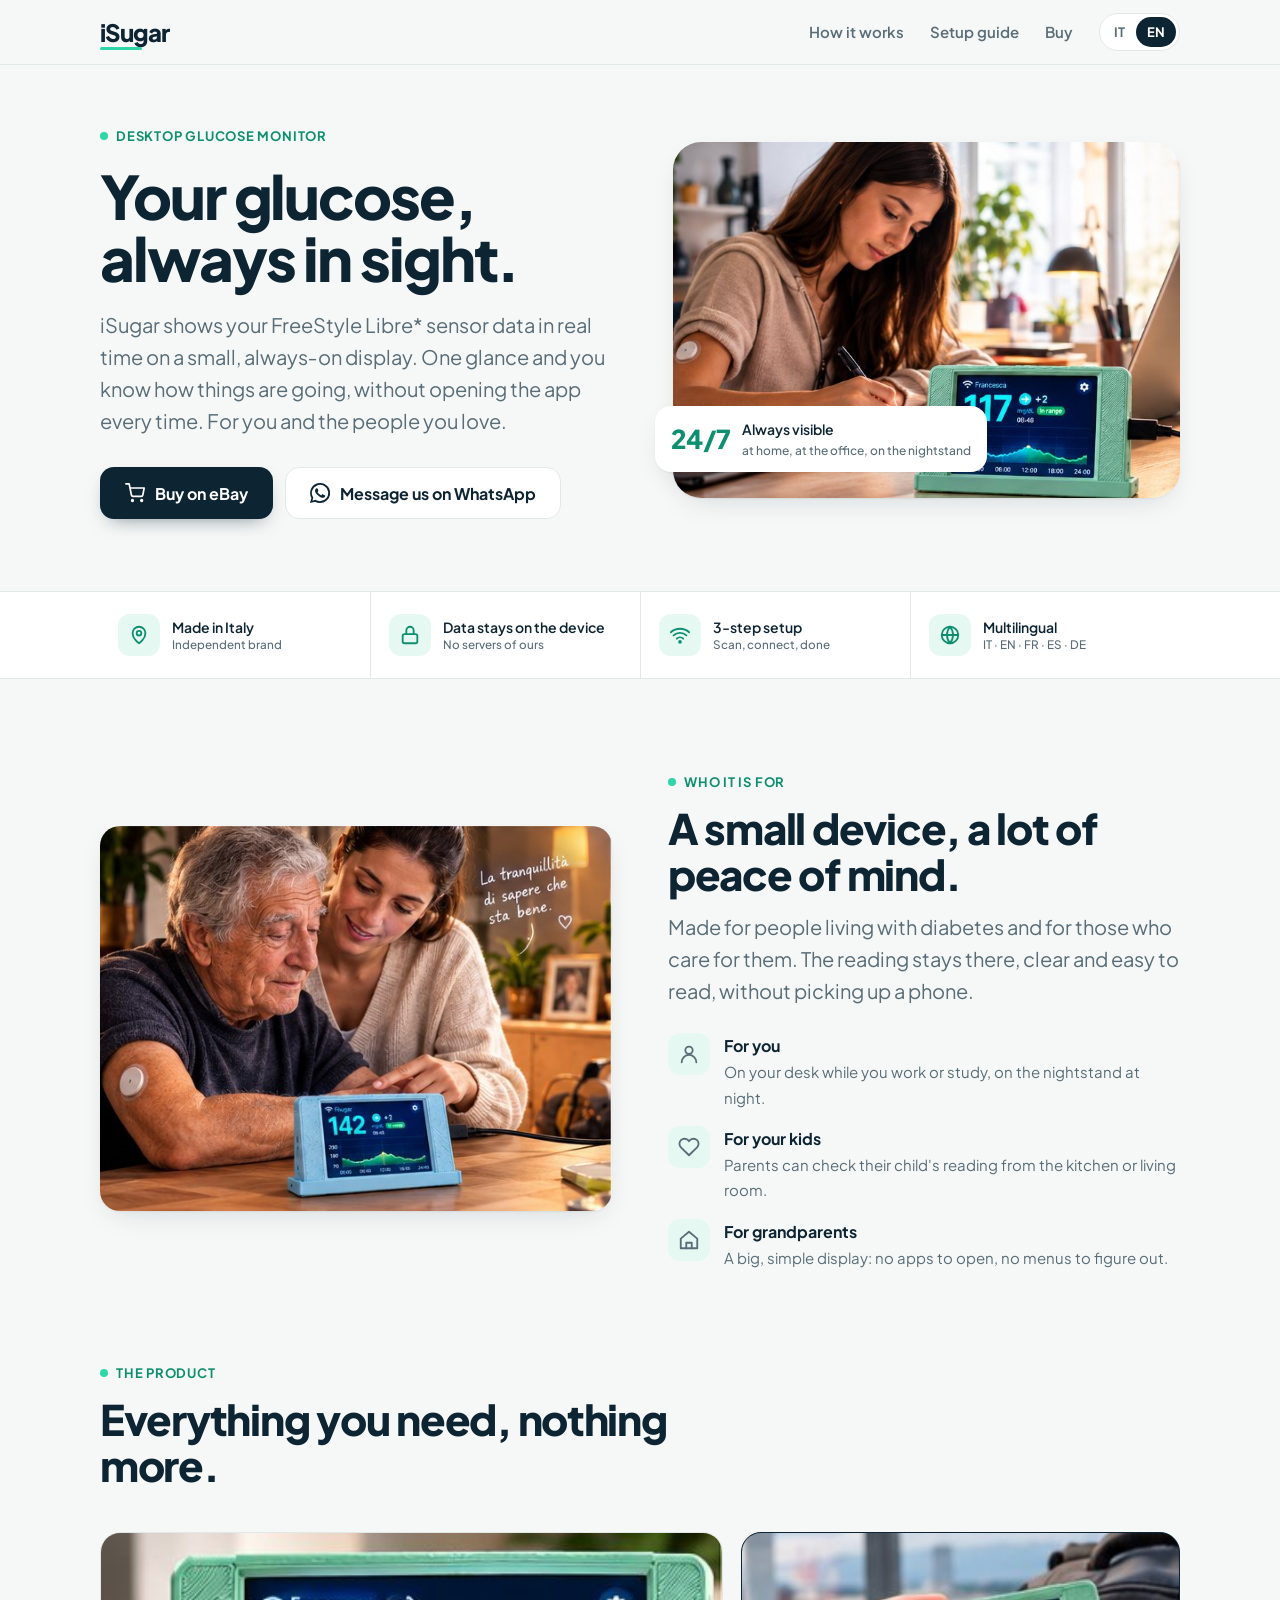
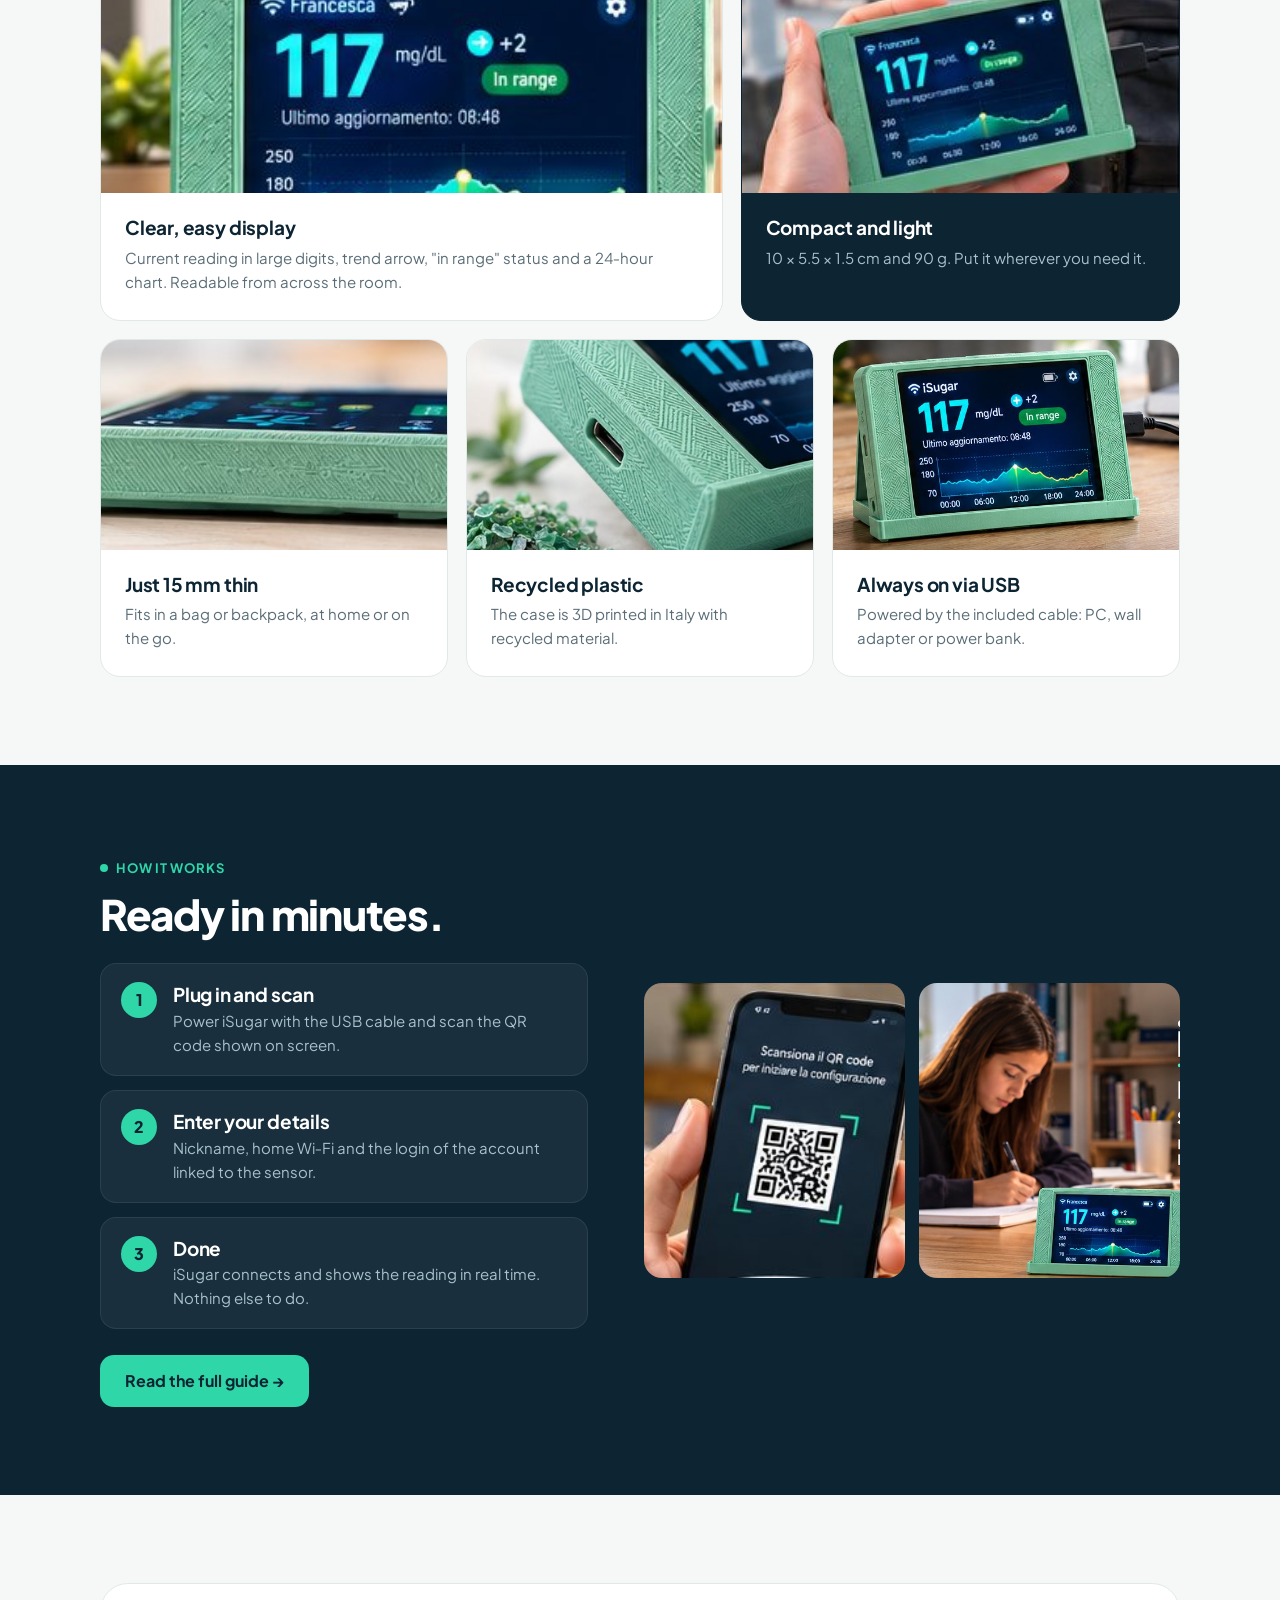
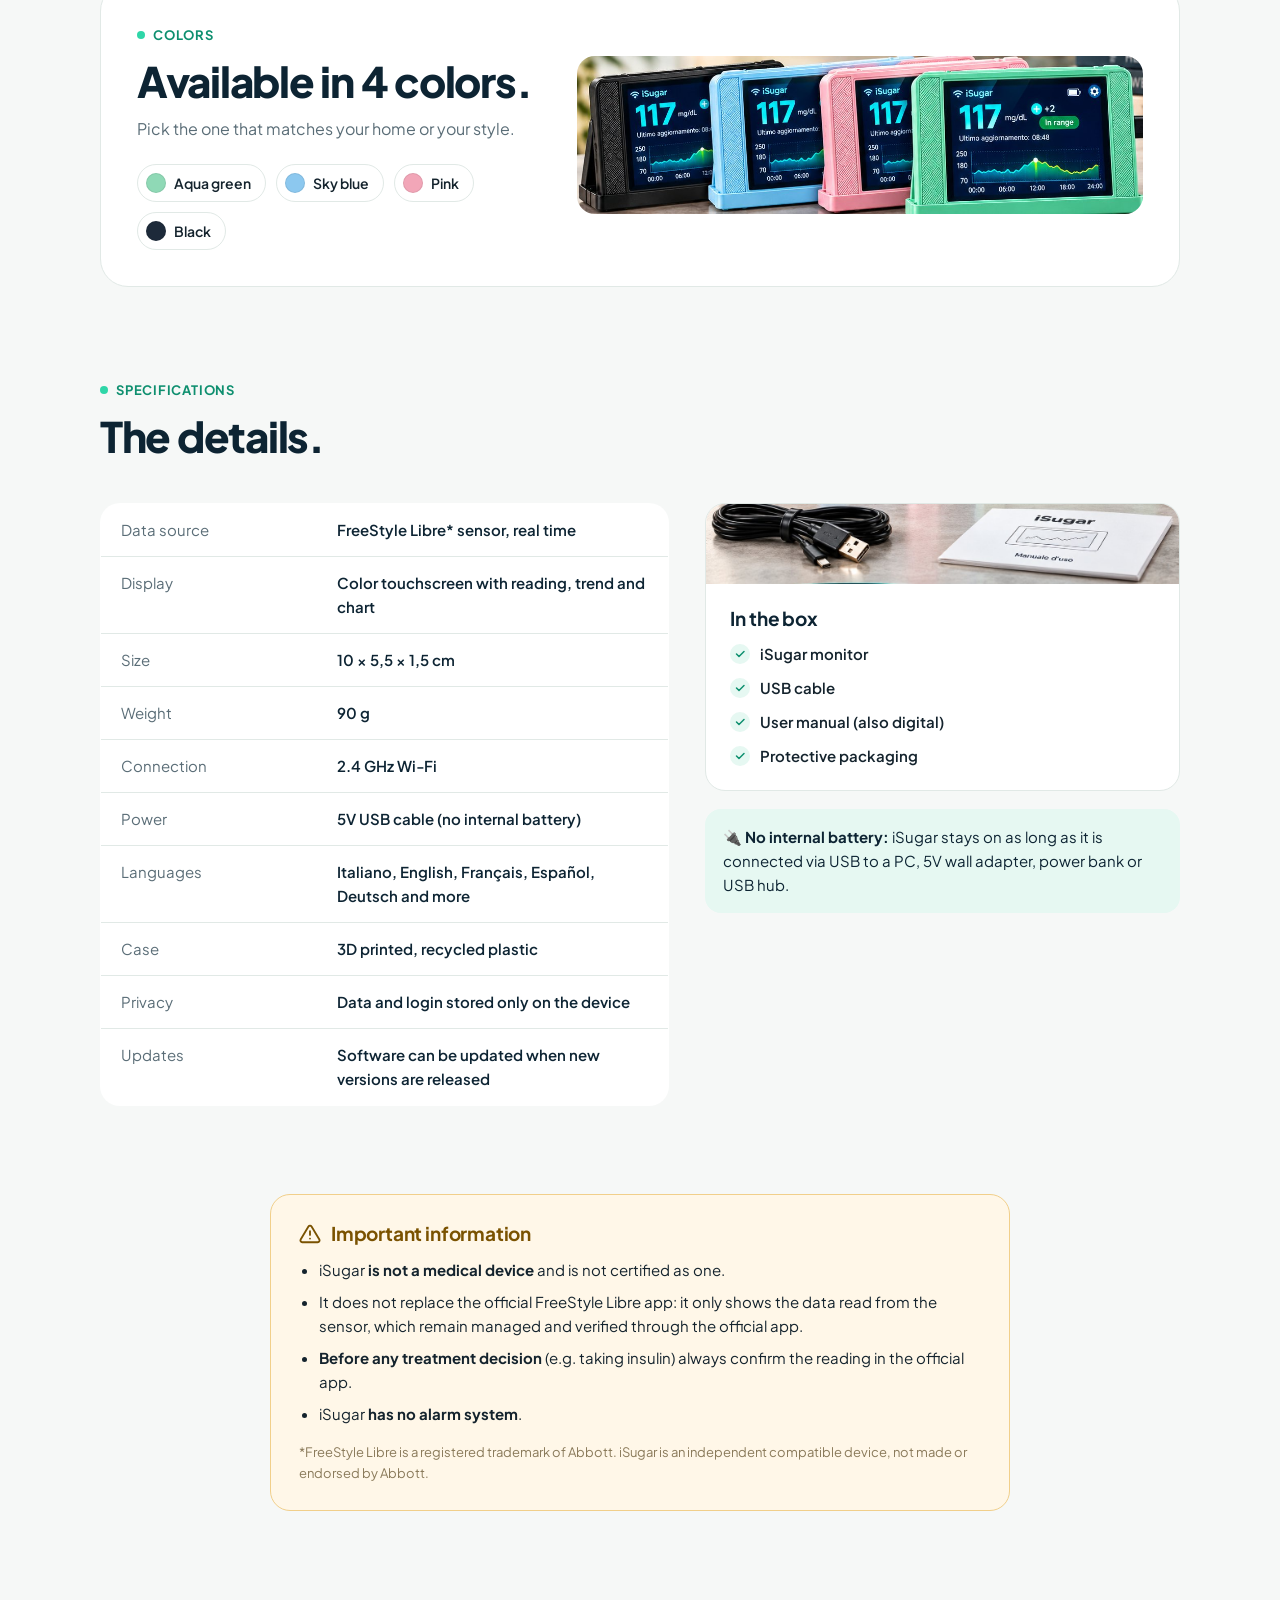
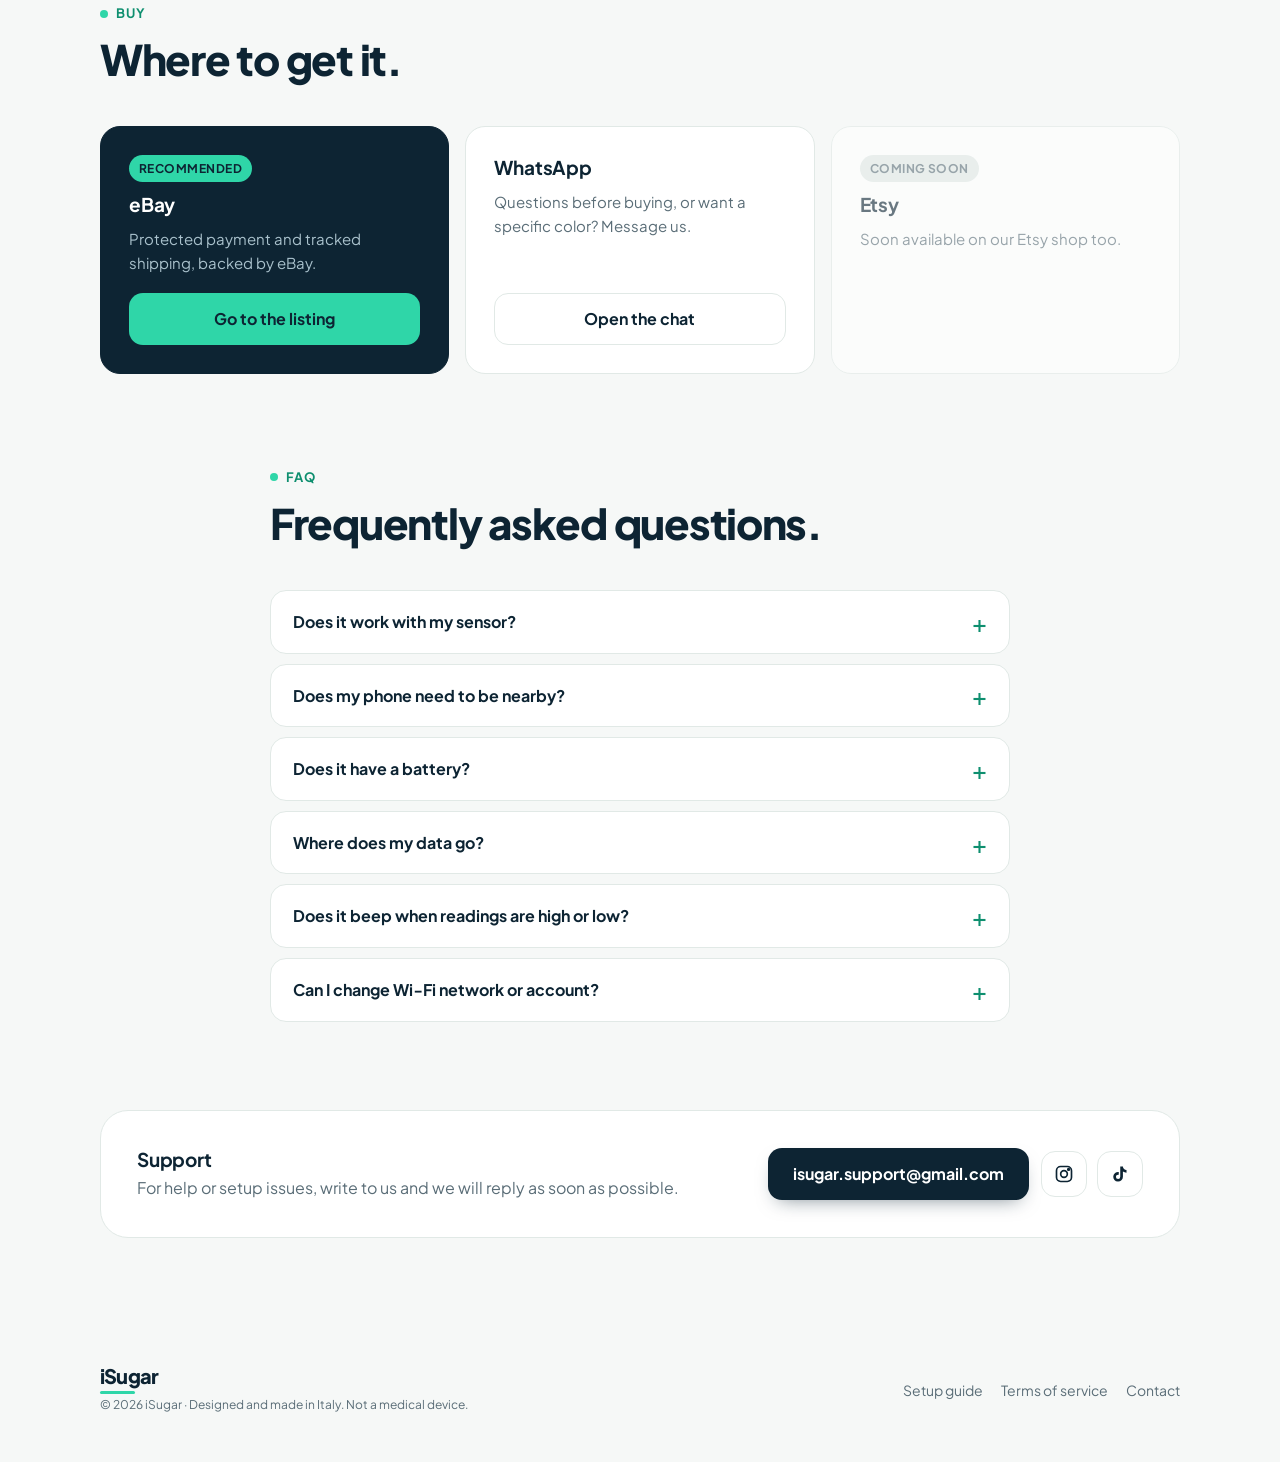
<file: index.html>
<!DOCTYPE html>
<html lang="it">
<head>
<meta charset="UTF-8">
<meta name="viewport" content="width=device-width, initial-scale=1.0">
<title data-i18n="t_index">iSugar · La glicemia sempre sotto controllo</title>
<meta name="description" content="iSugar è un piccolo monitor da scrivania che mostra in tempo reale i dati del sensore FreeStyle Libre, per te e per le persone che ami. Prodotto in Italia.">
<meta property="og:title" content="iSugar · La glicemia sempre sotto controllo">
<meta property="og:description" content="Il valore glicemico sempre visibile, senza aprire ogni volta l'app.">
<meta property="og:image" content="https://isugar.net/img/hero.jpg">
<meta name="theme-color" content="#0d2433">
<link rel="preconnect" href="https://fonts.googleapis.com">
<link rel="preconnect" href="https://fonts.gstatic.com" crossorigin>
<link href="https://fonts.googleapis.com/css2?family=Plus+Jakarta+Sans:wght@400;500;600;700;800&display=swap" rel="stylesheet">
<link rel="stylesheet" href="style.css">
<link rel="icon" href="data:image/svg+xml,%3Csvg xmlns='http://www.w3.org/2000/svg' viewBox='0 0 64 64'%3E%3Crect width='64' height='64' rx='16' fill='%230d2433'/%3E%3Cpath d='M32 12c-8 11-14 18-14 26a14 14 0 0028 0c0-8-6-15-14-26z' fill='%232fd6a8'/%3E%3C/svg%3E">
</head>
<body>

<header class="nav">
  <div class="wrap">
    <a href="index.html" class="logo">iSugar</a>
    <div class="nav-links">
      <a href="#come-funziona" data-i18n="nav_how">Come funziona</a>
      <a href="istruzioni.html" class="keep" data-i18n="nav_guide">Istruzioni</a>
      <a href="#acquista" data-i18n="nav_buy">Acquista</a>
      <div class="lang"><button data-lang="it">IT</button><button data-lang="en">EN</button></div>
    </div>
  </div>
</header>

<main>
  <!-- HERO -->
  <section class="hero">
    <div class="wrap hero-grid">
      <div>
        <span class="eyebrow" data-i18n="h_eyebrow">Monitor glicemico da scrivania</span>
        <h1 data-i18n="h_title">La glicemia sempre sotto controllo.</h1>
        <p class="lede" data-i18n="h_lede">iSugar mostra in tempo reale i dati del sensore FreeStyle Libre* su un piccolo display sempre acceso. Un'occhiata e sai come va, senza aprire ogni volta l'app. Per te e per le persone che ami.</p>
        <div class="cta-row">
          <a class="btn btn-primary" href="https://www.ebay.it/itm/398196156982" target="_blank" rel="noopener">
            <svg viewBox="0 0 24 24" fill="none" stroke="currentColor" stroke-width="2" stroke-linecap="round" stroke-linejoin="round"><circle cx="9" cy="21" r="1"/><circle cx="20" cy="21" r="1"/><path d="M1 1h4l2.7 13.4a2 2 0 002 1.6h9.7a2 2 0 002-1.6L23 6H6"/></svg>
            <span data-i18n="cta_ebay">Acquista su eBay</span>
          </a>
          <a class="btn btn-ghost" data-wa href="#">
            <svg viewBox="0 0 24 24" fill="currentColor"><path d="M17.5 14.4c-.3-.1-1.8-.9-2-1s-.5-.1-.7.1-.8 1-1 1.2-.4.2-.6.1a8.2 8.2 0 01-4.1-3.6c-.3-.5.3-.5.9-1.6.1-.2 0-.4 0-.5l-.9-2.2c-.2-.6-.5-.5-.7-.5h-.6a1.1 1.1 0 00-.8.4 3.4 3.4 0 00-1 2.5 5.9 5.9 0 001.2 3.1 13.4 13.4 0 005.2 4.6c1.9.8 2.7.9 3.6.8a3.1 3.1 0 002-1.4 2.5 2.5 0 00.2-1.4c-.1-.2-.3-.3-.5-.4zM12 21.8a9.8 9.8 0 01-5-1.4l-.4-.2-3.7 1 1-3.6-.2-.4A9.8 9.8 0 1112 21.8zM12 0a12 12 0 00-10.3 18L0 24l6.2-1.6A12 12 0 1012 0z"/></svg>
            <span data-i18n="cta_wa">Scrivici su WhatsApp</span>
          </a>
        </div>
      </div>
      <div class="hero-media">
        <img src="img/hero.jpg" alt="iSugar verde acqua su una scrivania mentre una ragazza studia" width="687" height="482">
        <div class="float-chip"><span class="num">24/7</span><div><span data-i18n="chip_a">Sempre visibile</span><small data-i18n="chip_b">a casa, in ufficio, sul comodino</small></div></div>
      </div>
    </div>
  </section>

  <!-- TRUST -->
  <div class="trust">
    <div class="wrap">
      <div class="trust-item"><span class="ico"><svg viewBox="0 0 24 24" fill="none" stroke="currentColor" stroke-width="2" stroke-linecap="round" stroke-linejoin="round"><path d="M12 21s-7-4.5-7-11a7 7 0 0114 0c0 6.5-7 11-7 11z"/><circle cx="12" cy="10" r="2.5"/></svg></span><div><span data-i18n="tr1">Prodotto in Italia</span><small data-i18n="tr1s">Brand indipendente</small></div></div>
      <div class="trust-item"><span class="ico"><svg viewBox="0 0 24 24" fill="none" stroke="currentColor" stroke-width="2" stroke-linecap="round" stroke-linejoin="round"><rect x="4" y="11" width="16" height="10" rx="2"/><path d="M8 11V7a4 4 0 018 0v4"/></svg></span><div><span data-i18n="tr2">Dati solo sul dispositivo</span><small data-i18n="tr2s">Nessun server nostro</small></div></div>
      <div class="trust-item"><span class="ico"><svg viewBox="0 0 24 24" fill="none" stroke="currentColor" stroke-width="2" stroke-linecap="round" stroke-linejoin="round"><path d="M5 12.5a10 10 0 0114 0M8.5 16a5 5 0 017 0M2 9a15 15 0 0120 0"/><circle cx="12" cy="19.5" r="1"/></svg></span><div><span data-i18n="tr3">Configurazione in 3 passi</span><small data-i18n="tr3s">Scansiona, collega, inizia</small></div></div>
      <div class="trust-item"><span class="ico"><svg viewBox="0 0 24 24" fill="none" stroke="currentColor" stroke-width="2" stroke-linecap="round" stroke-linejoin="round"><circle cx="12" cy="12" r="9"/><path d="M3 12h18M12 3a14 14 0 010 18M12 3a14 14 0 000 18"/></svg></span><div><span data-i18n="tr4">Multilingua</span><small>IT · EN · FR · ES · DE</small></div></div>
    </div>
  </div>

  <!-- STORY -->
  <section class="section">
    <div class="wrap story">
      <img src="img/nonno.jpg" alt="Una ragazza e suo nonno guardano insieme il valore su iSugar" width="576" height="433" loading="lazy">
      <div>
        <span class="eyebrow" data-i18n="s_eyebrow">Per chi</span>
        <h2 style="margin:12px 0 14px" data-i18n="s_title">Un piccolo dispositivo, una grande tranquillità.</h2>
        <p class="lede" data-i18n="s_lede">Pensato per chi convive con il diabete e per chi se ne prende cura. Il valore resta lì, chiaro e leggibile, senza dover prendere in mano il telefono.</p>
        <ul>
          <li><span class="ico"><svg viewBox="0 0 24 24" fill="none" stroke="currentColor" stroke-width="2" stroke-linecap="round" stroke-linejoin="round"><circle cx="12" cy="8" r="4"/><path d="M4 21a8 8 0 0116 0"/></svg></span><div><b data-i18n="s1">Per te</b><span data-i18n="s1d">Sulla scrivania mentre lavori o studi, sul comodino di notte.</span></div></li>
          <li><span class="ico"><svg viewBox="0 0 24 24" fill="none" stroke="currentColor" stroke-width="2" stroke-linecap="round" stroke-linejoin="round"><path d="M20.8 4.6a5.5 5.5 0 00-7.8 0L12 5.7l-1-1.1a5.5 5.5 0 00-7.8 7.8L12 21l8.8-8.6a5.5 5.5 0 000-7.8z"/></svg></span><div><b data-i18n="s2">Per i tuoi figli</b><span data-i18n="s2d">Il genitore vede il valore del figlio dalla cucina o dal salotto.</span></div></li>
          <li><span class="ico"><svg viewBox="0 0 24 24" fill="none" stroke="currentColor" stroke-width="2" stroke-linecap="round" stroke-linejoin="round"><path d="M3 10.5L12 3l9 7.5V21H3z"/><path d="M9 21v-6h6v6"/></svg></span><div><b data-i18n="s3">Per i nonni</b><span data-i18n="s3d">Un display grande e semplice, senza app da aprire né menu da capire.</span></div></li>
        </ul>
      </div>
    </div>
  </section>

  <!-- FEATURES -->
  <section class="section" style="padding-top:0">
    <div class="wrap">
      <div class="section-head">
        <span class="eyebrow" data-i18n="f_eyebrow">Il prodotto</span>
        <h2 data-i18n="f_title">Tutto quello che serve, niente di più.</h2>
      </div>
      <div class="features">
        <article class="feat f-wide">
          <img src="img/display.jpg" alt="Display di iSugar con valore, tendenza e grafico" loading="lazy">
          <div class="body"><h3 data-i18n="f1">Display chiaro e intuitivo</h3><p data-i18n="f1d">Valore attuale in grande, freccia di tendenza, stato "in range" e grafico delle ultime 24 ore. Leggibile anche da lontano.</p></div>
        </article>
        <article class="feat f-narrow dark">
          <img src="img/mano.jpg" alt="iSugar tenuto in mano" loading="lazy">
          <div class="body"><h3 data-i18n="f2">Compatto e leggero</h3><p data-i18n="f2d">10 × 5,5 × 1,5 cm per 90 g. Lo sposti dove ti serve.</p></div>
        </article>
        <article class="feat f-third">
          <img src="img/sottile.jpg" alt="iSugar visto di lato, spessore 15 mm" loading="lazy">
          <div class="body"><h3 data-i18n="f3">Solo 15 mm di spessore</h3><p data-i18n="f3d">Sta in borsa o nello zaino, a casa come in viaggio.</p></div>
        </article>
        <article class="feat f-third">
          <img src="img/riciclata.jpg" alt="Scocca di iSugar in plastica riciclata" loading="lazy">
          <div class="body"><h3 data-i18n="f4">Plastica riciclata</h3><p data-i18n="f4d">La scocca è stampata in 3D in Italia con materiale riciclato.</p></div>
        </article>
        <article class="feat f-third">
          <img src="img/scrivania.jpg" alt="iSugar collegato via USB su una scrivania" loading="lazy">
          <div class="body"><h3 data-i18n="f5">Sempre acceso via USB</h3><p data-i18n="f5d">Si alimenta con il cavo incluso: PC, alimentatore da parete o power bank.</p></div>
        </article>
      </div>
    </div>
  </section>

  <!-- HOW IT WORKS -->
  <section class="section dark-band" id="come-funziona">
    <div class="wrap steps-grid">
      <div>
        <span class="eyebrow" data-i18n="c_eyebrow">Come funziona</span>
        <h2 style="margin:12px 0 26px" data-i18n="c_title">Pronto in pochi minuti.</h2>
        <ol class="steps">
          <li><div><h3 data-i18n="c1">Collega e scansiona</h3><p data-i18n="c1d">Alimenta iSugar con il cavo USB e scansiona il QR code che compare sullo schermo.</p></div></li>
          <li><div><h3 data-i18n="c2">Inserisci i tuoi dati</h3><p data-i18n="c2d">Nickname, rete Wi‑Fi di casa e le credenziali dell'account collegato al sensore.</p></div></li>
          <li><div><h3 data-i18n="c3">Fatto</h3><p data-i18n="c3d">iSugar si collega e mostra il valore in tempo reale. Nient'altro da fare.</p></div></li>
        </ol>
        <div class="steps-cta">
          <a class="btn btn-mint" href="istruzioni.html" data-i18n="c_cta">Leggi la guida completa →</a>
        </div>
      </div>
      <div class="steps-media">
        <img src="img/qr.jpg" alt="Smartphone che scansiona il QR code di configurazione" loading="lazy">
        <img src="img/famiglia.jpg" alt="iSugar configurato mostra il valore sulla scrivania" loading="lazy">
      </div>
    </div>
  </section>

  <!-- COLORS -->
  <section class="section">
    <div class="wrap">
      <div class="colors">
        <div>
          <span class="eyebrow" data-i18n="col_eyebrow">Colori</span>
          <h2 style="margin:12px 0 12px" data-i18n="col_title">Disponibile in 4 colori.</h2>
          <p style="color:var(--muted)" data-i18n="col_lede">Scegli quello che si abbina alla tua casa o al tuo stile.</p>
          <div class="swatches">
            <span class="sw"><i style="background:#8fd9b6"></i><span data-i18n="col1">Verde acqua</span></span>
            <span class="sw"><i style="background:#8cc8ef"></i><span data-i18n="col2">Celeste</span></span>
            <span class="sw"><i style="background:#f2a6b8"></i><span data-i18n="col3">Rosa</span></span>
            <span class="sw"><i style="background:#1d2a3a"></i><span data-i18n="col4">Nero</span></span>
          </div>
        </div>
        <img src="img/gamma.jpg" alt="iSugar nei colori nero, celeste, rosa e verde acqua" loading="lazy">
      </div>
    </div>
  </section>

  <!-- SPECS -->
  <section class="section" style="padding-top:0" id="scheda">
    <div class="wrap">
      <div class="section-head">
        <span class="eyebrow" data-i18n="sp_eyebrow">Scheda tecnica</span>
        <h2 data-i18n="sp_title">I dettagli.</h2>
      </div>
      <div class="specs-grid">
        <table class="spec">
          <tr><td data-i18n="sp1">Lettura dati</td><td data-i18n="sp1v">Sensore FreeStyle Libre* in tempo reale</td></tr>
          <tr><td data-i18n="sp2">Display</td><td data-i18n="sp2v">Touch a colori con valore, tendenza e grafico</td></tr>
          <tr><td data-i18n="sp3">Dimensioni</td><td>10 × 5,5 × 1,5 cm</td></tr>
          <tr><td data-i18n="sp4">Peso</td><td>90 g</td></tr>
          <tr><td data-i18n="sp5">Connessione</td><td data-i18n="sp5v">Wi‑Fi 2,4 GHz</td></tr>
          <tr><td data-i18n="sp6">Alimentazione</td><td data-i18n="sp6v">Cavo USB 5V (nessuna batteria interna)</td></tr>
          <tr><td data-i18n="sp7">Lingue</td><td data-i18n="sp7v">Italiano, English, Français, Español, Deutsch e altre</td></tr>
          <tr><td data-i18n="sp8">Scocca</td><td data-i18n="sp8v">Stampata in 3D, plastica riciclata</td></tr>
          <tr><td data-i18n="sp9">Privacy</td><td data-i18n="sp9v">Dati e credenziali salvati solo sul dispositivo</td></tr>
          <tr><td data-i18n="sp10">Aggiornamenti</td><td data-i18n="sp10v">Software aggiornabile quando vengono rilasciate nuove versioni</td></tr>
        </table>
        <div>
          <div class="box-card">
            <img src="img/kit.jpg" alt="Cavo USB e manuale d'uso inclusi" loading="lazy">
            <div class="body">
              <h3 data-i18n="box_t">Nella confezione</h3>
              <ul>
                <li data-i18n="box1">Monitor iSugar</li>
                <li data-i18n="box2">Cavo USB</li>
                <li data-i18n="box3">Manuale d'uso (anche digitale)</li>
                <li data-i18n="box4">Confezione protettiva</li>
              </ul>
            </div>
          </div>
          <div class="power-note" data-i18n="power">🔌 <b>Nessuna batteria interna:</b> iSugar resta acceso finché è collegato via USB a PC, alimentatore da parete 5V, power bank o hub USB.</div>
        </div>
      </div>
    </div>
  </section>

  <!-- WARNING -->
  <section class="section" style="padding-top:0">
    <div class="wrap narrow">
      <div class="warn">
        <h3><svg width="22" height="22" viewBox="0 0 24 24" fill="none" stroke="currentColor" stroke-width="2" stroke-linecap="round" stroke-linejoin="round"><path d="M10.3 3.9L1.8 18a2 2 0 001.7 3h17a2 2 0 001.7-3L13.7 3.9a2 2 0 00-3.4 0z"/><path d="M12 9v4M12 17h.01"/></svg><span data-i18n="w_t">Informazioni importanti</span></h3>
        <ul>
          <li data-i18n="w1">iSugar <b>non è un dispositivo medico</b> né un presidio medico-chirurgico certificato.</li>
          <li data-i18n="w2">Non sostituisce l'app ufficiale FreeStyle Libre: mostra solo i dati letti dal sensore, che restano gestiti e verificati tramite l'app ufficiale.</li>
          <li data-i18n="w3"><b>Prima di qualsiasi decisione terapeutica</b> (es. somministrazione di insulina) conferma sempre il valore con l'app ufficiale.</li>
          <li data-i18n="w4">iSugar <b>non ha un sistema di allarmi</b>.</li>
        </ul>
        <small data-i18n="tm">*FreeStyle Libre è un marchio registrato di Abbott. iSugar è un dispositivo indipendente compatibile, non prodotto né approvato da Abbott.</small>
      </div>
    </div>
  </section>

  <!-- BUY -->
  <section class="section" id="acquista" style="padding-top:0">
    <div class="wrap">
      <div class="section-head">
        <span class="eyebrow" data-i18n="b_eyebrow">Acquista</span>
        <h2 data-i18n="b_title">Dove trovarlo.</h2>
      </div>
      <div class="buy">
        <div class="buy-card main">
          <span class="tag" data-i18n="b1tag">Consigliato</span>
          <h3>eBay</h3>
          <p data-i18n="b1d">Pagamento protetto e spedizione tracciata con la garanzia eBay.</p>
          <a class="btn btn-mint" href="https://www.ebay.it/itm/398196156982" target="_blank" rel="noopener" data-i18n="b1b">Vai all'inserzione</a>
        </div>
        <div class="buy-card">
          <h3>WhatsApp</h3>
          <p data-i18n="b2d">Hai domande prima di comprare o vuoi un colore specifico? Scrivici.</p>
          <a class="btn btn-ghost" data-wa href="#" data-i18n="b2b">Apri la chat</a>
        </div>
        <div class="buy-card soon">
          <span class="tag grey" data-i18n="b3tag">In arrivo</span>
          <h3>Etsy</h3>
          <p data-i18n="b3d">Presto disponibile anche sul nostro negozio Etsy.</p>
        </div>
      </div>
    </div>
  </section>

  <!-- FAQ -->
  <section class="section" style="padding-top:0">
    <div class="wrap narrow">
      <div class="section-head">
        <span class="eyebrow">FAQ</span>
        <h2 data-i18n="q_title">Domande frequenti.</h2>
      </div>
      <div class="faq">
        <details><summary data-i18n="q1">Funziona con il mio sensore?</summary><div><p data-i18n="q1a">iSugar legge i dati dal tuo account collegato al sensore FreeStyle Libre*. Ti serve un account attivo e l'app ufficiale funzionante sul telefono. Se hai dubbi sul tuo modello, scrivici prima di acquistare.</p></div></details>
        <details><summary data-i18n="q2">Serve il telefono vicino?</summary><div><p data-i18n="q2a">No. iSugar si collega da solo alla rete Wi‑Fi di casa. Il telefono serve solo durante la configurazione iniziale.</p></div></details>
        <details><summary data-i18n="q3">Ha una batteria?</summary><div><p data-i18n="q3a">No, va tenuto collegato via USB. Per portarlo fuori casa puoi usare una power bank.</p></div></details>
        <details><summary data-i18n="q4">Dove finiscono i miei dati?</summary><div><p data-i18n="q4a">Nickname, rete Wi‑Fi e credenziali restano salvati solo sulla memoria del dispositivo. Non abbiamo server nostri e non riceviamo i tuoi dati.</p></div></details>
        <details><summary data-i18n="q5">Suona se il valore è alto o basso?</summary><div><p data-i18n="q5a">No, iSugar non ha allarmi. Per gli avvisi continua a usare l'app ufficiale.</p></div></details>
        <details><summary data-i18n="q6">Posso cambiare rete Wi‑Fi o account?</summary><div><p data-i18n="q6a">Sì, con un ripristino dalle impostazioni del dispositivo e una nuova configurazione. Trovi i passaggi nella <a href="istruzioni.html#problemi">guida</a>.</p></div></details>
      </div>
    </div>
  </section>

  <!-- SUPPORT -->
  <section class="section" style="padding-top:0">
    <div class="wrap">
      <div class="support">
        <div>
          <h3 data-i18n="sup_t">Assistenza</h3>
          <p style="color:var(--muted);margin-top:4px" data-i18n="sup_d">Per supporto o problemi di configurazione scrivici, rispondiamo il prima possibile.</p>
        </div>
        <div style="display:flex;gap:12px;flex-wrap:wrap;align-items:center">
          <a class="btn btn-primary" href="mailto:isugar.support@gmail.com">isugar.support@gmail.com</a>
          <div class="socials">
            <a class="social" href="https://www.instagram.com/isugar.support/" target="_blank" rel="noopener" aria-label="Instagram"><svg viewBox="0 0 24 24" fill="none" stroke="currentColor" stroke-width="2"><rect x="3" y="3" width="18" height="18" rx="5"/><circle cx="12" cy="12" r="4"/><circle cx="17.5" cy="6.5" r="1" fill="currentColor"/></svg></a>
            <a class="social" href="https://www.tiktok.com/@isugar.support" target="_blank" rel="noopener" aria-label="TikTok"><svg viewBox="0 0 24 24" fill="currentColor"><path d="M16.6 5.8A4.3 4.3 0 0115.5 3h-3.2v12.4a2.6 2.6 0 11-2.6-2.6c.3 0 .5 0 .8.1V9.6a5.8 5.8 0 105 5.8V9a7.4 7.4 0 004.3 1.4V7.2a4.3 4.3 0 01-3.2-1.4z"/></svg></a>
          </div>
        </div>
      </div>
    </div>
  </section>
</main>

<footer>
  <div class="wrap">
    <div>
      <a href="index.html" class="logo" style="font-size:20px">iSugar</a>
      <p class="fine" data-i18n="foot">© 2026 iSugar · Progettato e prodotto in Italia. Non è un dispositivo medico.</p>
    </div>
    <nav>
      <a href="istruzioni.html" data-i18n="nav_guide">Istruzioni</a>
      <a href="tos.html" data-i18n="nav_tos">Termini di servizio</a>
      <a href="mailto:isugar.support@gmail.com" data-i18n="nav_contact">Contatti</a>
    </nav>
  </div>
</footer>

<div class="sticky-cta">
  <a class="btn btn-primary" href="https://www.ebay.it/itm/398196156982" target="_blank" rel="noopener" data-i18n="sticky_buy">Acquista</a>
  <a class="btn btn-ghost" data-wa href="#">WhatsApp</a>
</div>

<script src="site.js"></script>
</body>
</html>
</file>
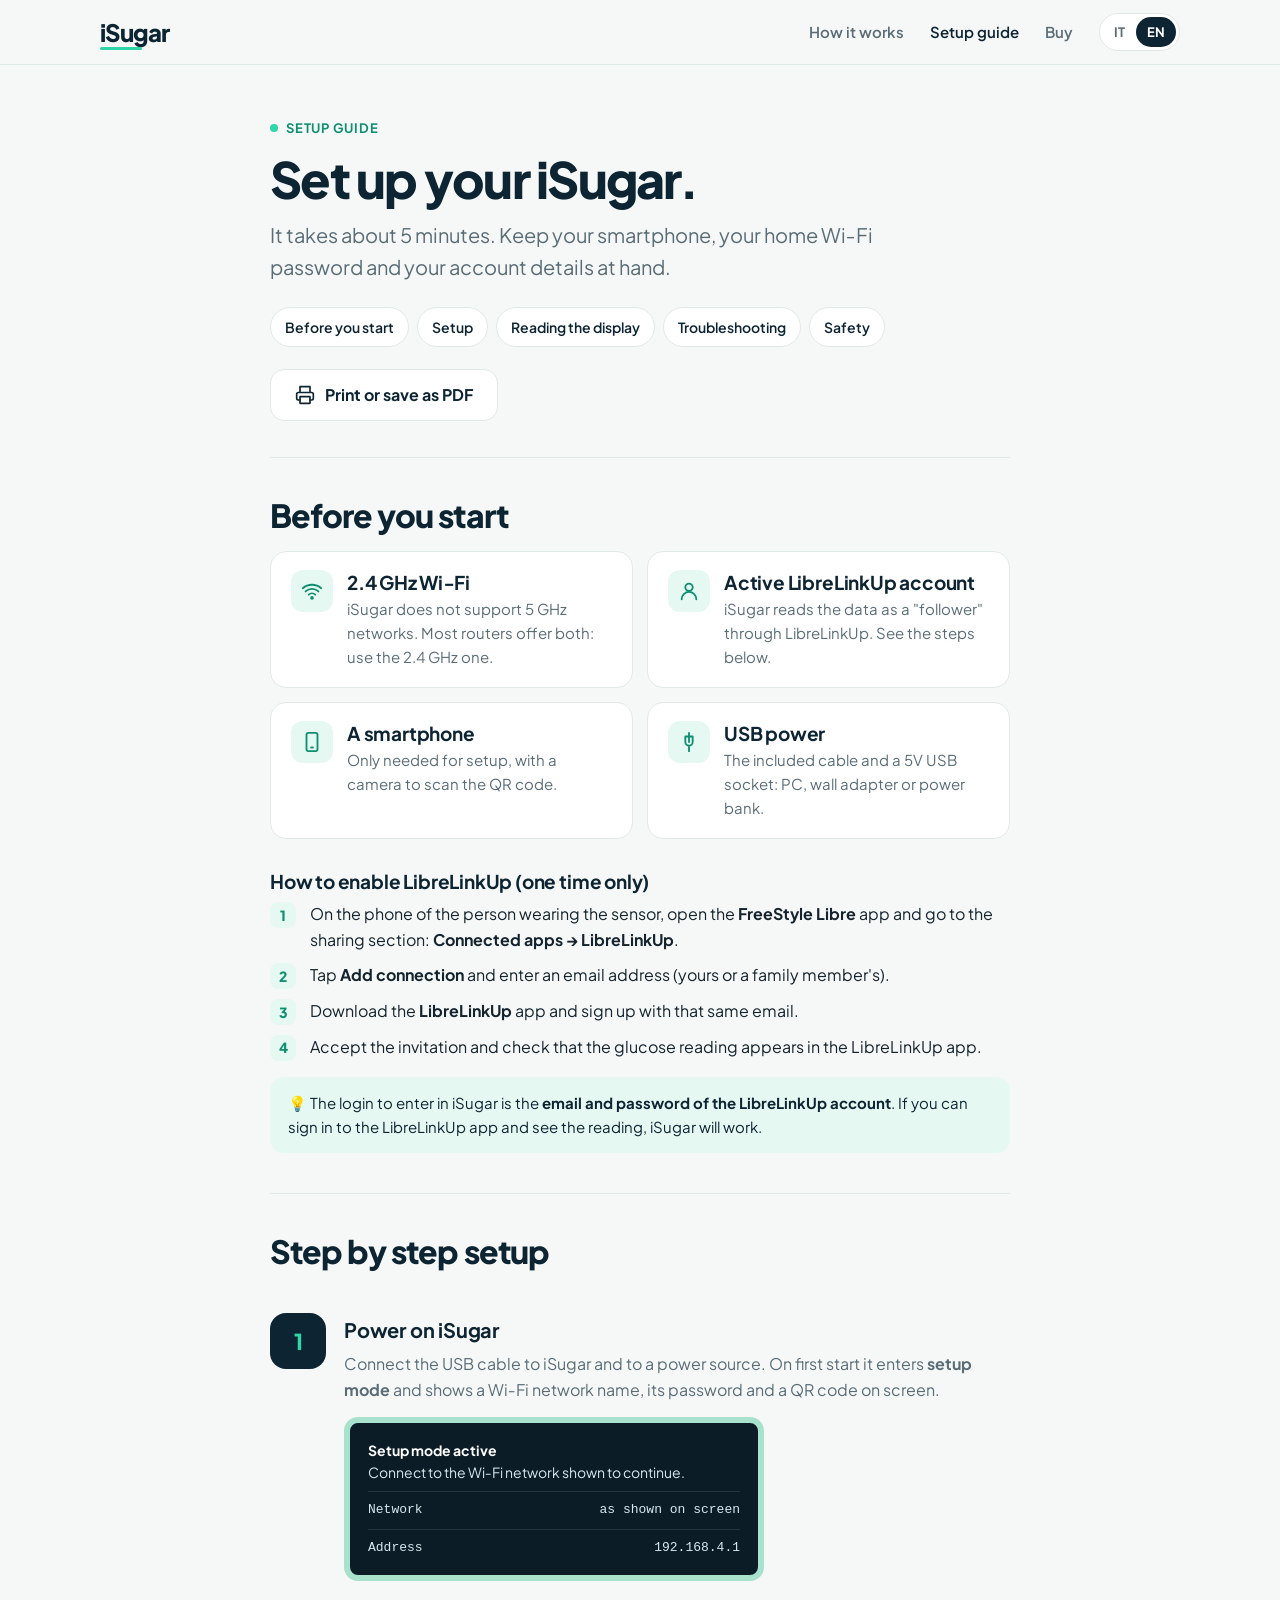
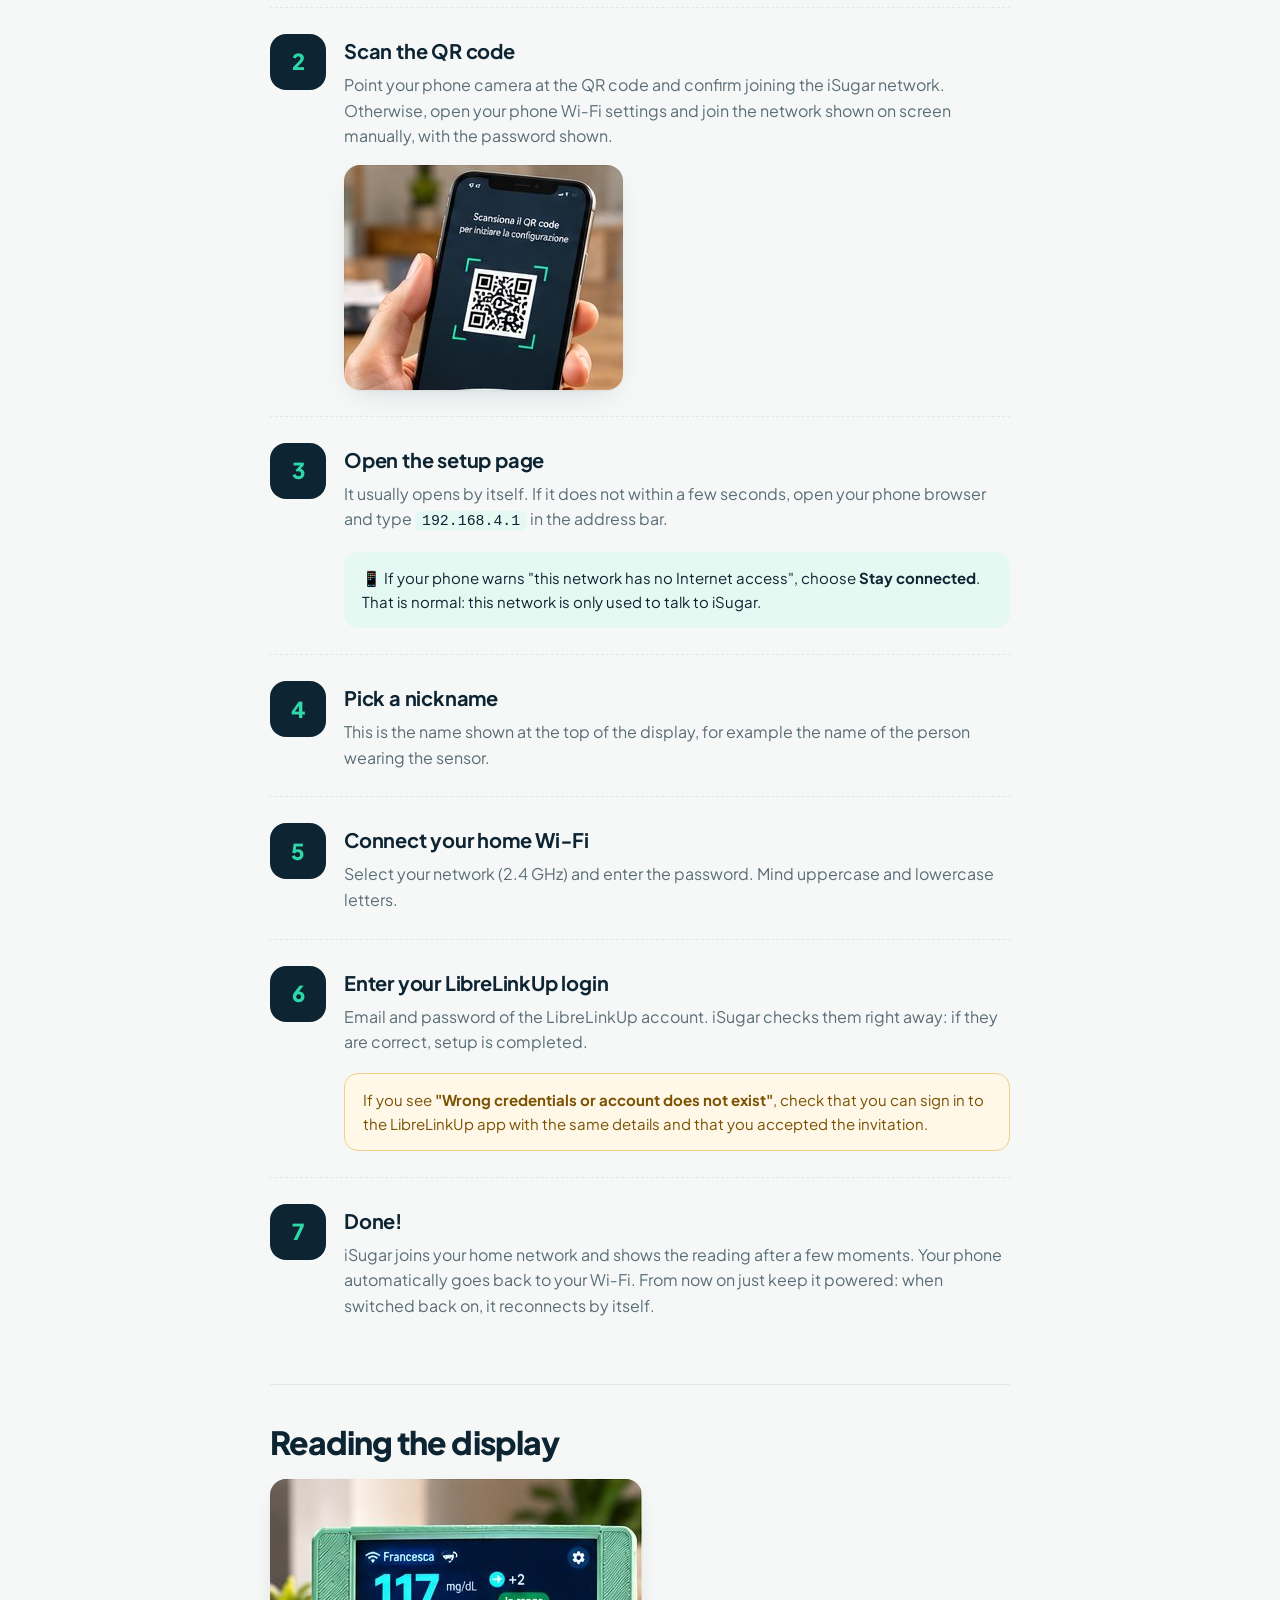
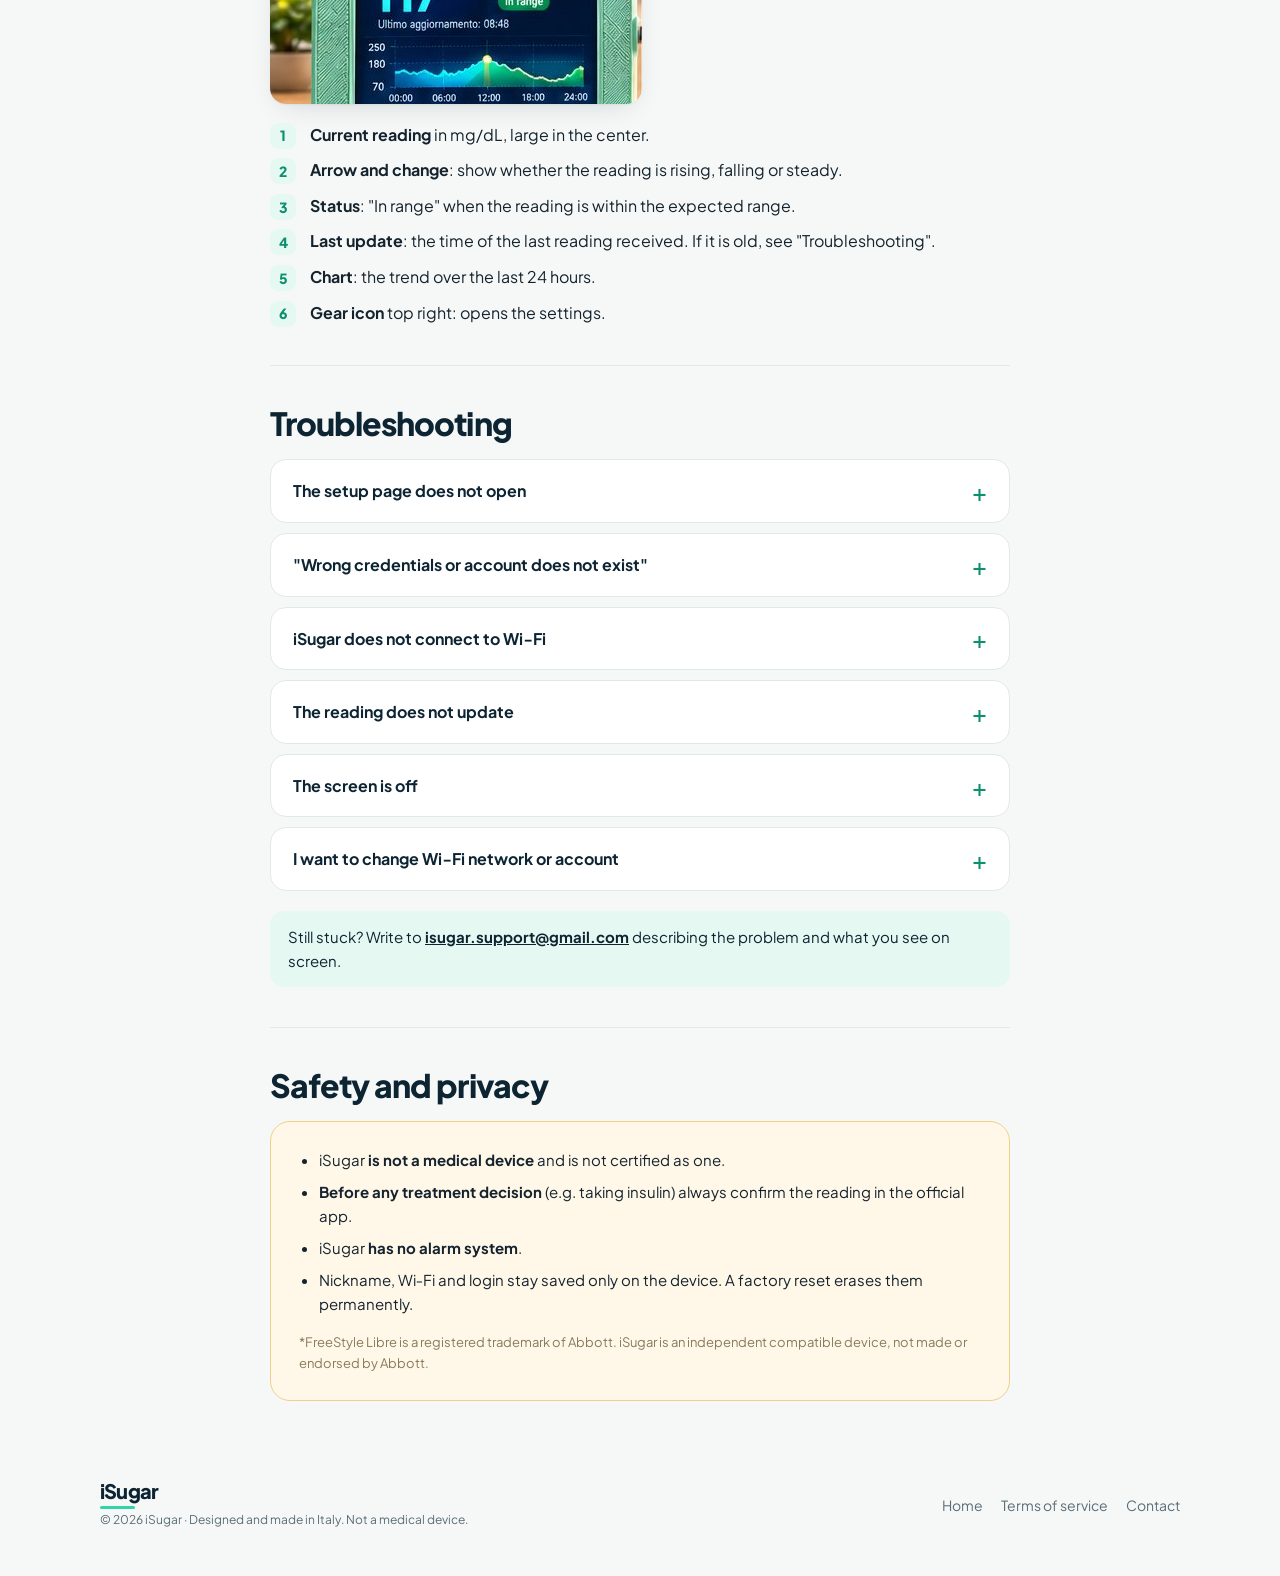
<file: istruzioni.html>
<!DOCTYPE html>
<html lang="it">
<head>
<meta charset="UTF-8">
<meta name="viewport" content="width=device-width, initial-scale=1.0">
<title data-i18n="t_guide">Istruzioni di configurazione · iSugar</title>
<meta name="description" content="Guida passo passo per configurare iSugar: requisiti, collegamento Wi-Fi, account e soluzione dei problemi più comuni.">
<meta name="theme-color" content="#0d2433">
<link rel="preconnect" href="https://fonts.googleapis.com">
<link rel="preconnect" href="https://fonts.gstatic.com" crossorigin>
<link href="https://fonts.googleapis.com/css2?family=Plus+Jakarta+Sans:wght@400;500;600;700;800&display=swap" rel="stylesheet">
<link rel="stylesheet" href="style.css">
<link rel="icon" href="data:image/svg+xml,%3Csvg xmlns='http://www.w3.org/2000/svg' viewBox='0 0 64 64'%3E%3Crect width='64' height='64' rx='16' fill='%230d2433'/%3E%3Cpath d='M32 12c-8 11-14 18-14 26a14 14 0 0028 0c0-8-6-15-14-26z' fill='%232fd6a8'/%3E%3C/svg%3E">
</head>
<body>

<header class="nav">
  <div class="wrap">
    <a href="index.html" class="logo">iSugar</a>
    <div class="nav-links">
      <a href="index.html#come-funziona" data-i18n="nav_how">Come funziona</a>
      <a href="istruzioni.html" class="keep active" data-i18n="nav_guide">Istruzioni</a>
      <a href="index.html#acquista" data-i18n="nav_buy">Acquista</a>
      <div class="lang"><button data-lang="it">IT</button><button data-lang="en">EN</button></div>
    </div>
  </div>
</header>

<main class="guide">
  <div class="wrap narrow">
    <div class="page-hero">
      <span class="eyebrow" data-i18n="g_eyebrow">Guida di configurazione</span>
      <h1 data-i18n="g_title">Configura il tuo iSugar.</h1>
      <p class="lede" data-i18n="g_lede">Ci vogliono circa 5 minuti. Tieni a portata di mano lo smartphone, la password del Wi‑Fi di casa e i dati del tuo account.</p>
      <nav class="toc">
        <a href="#prima" data-i18n="toc1">Prima di iniziare</a>
        <a href="#configurazione" data-i18n="toc2">Configurazione</a>
        <a href="#display" data-i18n="toc3">Leggere il display</a>
        <a href="#problemi" data-i18n="toc4">Problemi comuni</a>
        <a href="#sicurezza" data-i18n="toc5">Sicurezza</a>
      </nav>
      <button class="btn btn-ghost print-btn" onclick="window.print()">
        <svg viewBox="0 0 24 24" fill="none" stroke="currentColor" stroke-width="2" stroke-linecap="round" stroke-linejoin="round"><path d="M6 9V2h12v7M6 18H4a2 2 0 01-2-2v-5a2 2 0 012-2h16a2 2 0 012 2v5a2 2 0 01-2 2h-2"/><rect x="6" y="14" width="12" height="8"/></svg>
        <span data-i18n="print">Stampa o salva in PDF</span>
      </button>
    </div>

    <!-- PRIMA DI INIZIARE -->
    <section id="prima">
      <h2 data-i18n="p_title">Prima di iniziare</h2>
      <div class="checklist">
        <div class="check"><span class="ico"><svg viewBox="0 0 24 24" fill="none" stroke="currentColor" stroke-width="2" stroke-linecap="round" stroke-linejoin="round"><path d="M5 12.5a10 10 0 0114 0M8.5 16a5 5 0 017 0M2 9a15 15 0 0120 0"/><circle cx="12" cy="19.5" r="1"/></svg></span><div><h3 data-i18n="p1">Wi‑Fi a 2,4 GHz</h3><p data-i18n="p1d">iSugar non supporta le reti a 5 GHz. La maggior parte dei router offre entrambe: usa quella a 2,4 GHz.</p></div></div>
        <div class="check"><span class="ico"><svg viewBox="0 0 24 24" fill="none" stroke="currentColor" stroke-width="2" stroke-linecap="round" stroke-linejoin="round"><circle cx="12" cy="8" r="4"/><path d="M4 21a8 8 0 0116 0"/></svg></span><div><h3 data-i18n="p2">Account LibreLinkUp attivo</h3><p data-i18n="p2d">iSugar legge i dati come un "follower" tramite LibreLinkUp. Vedi i passaggi qui sotto.</p></div></div>
        <div class="check"><span class="ico"><svg viewBox="0 0 24 24" fill="none" stroke="currentColor" stroke-width="2" stroke-linecap="round" stroke-linejoin="round"><rect x="6" y="2" width="12" height="20" rx="2"/><path d="M11 18h2"/></svg></span><div><h3 data-i18n="p3">Uno smartphone</h3><p data-i18n="p3d">Serve solo per la configurazione, con la fotocamera per leggere il QR code.</p></div></div>
        <div class="check"><span class="ico"><svg viewBox="0 0 24 24" fill="none" stroke="currentColor" stroke-width="2" stroke-linecap="round" stroke-linejoin="round"><path d="M12 2v10M8 6h8v6a4 4 0 01-8 0zM12 16v6"/></svg></span><div><h3 data-i18n="p4">Alimentazione USB</h3><p data-i18n="p4d">Il cavo incluso e una presa USB 5V: PC, alimentatore da parete o power bank.</p></div></div>
      </div>

      <h3 style="margin:30px 0 8px" data-i18n="llu_t">Come attivare LibreLinkUp (una sola volta)</h3>
      <ol class="substeps">
        <li data-i18n="llu1">Sul telefono della persona che porta il sensore, apri l'app <b>FreeStyle Libre</b> e vai nella sezione di condivisione: <b>App collegate → LibreLinkUp</b>.</li>
        <li data-i18n="llu2">Tocca <b>Aggiungi connessione</b> e inserisci un indirizzo email (il tuo o quello di un familiare).</li>
        <li data-i18n="llu3">Scarica l'app <b>LibreLinkUp</b> e registrati con quella stessa email.</li>
        <li data-i18n="llu4">Accetta l'invito e verifica che nell'app LibreLinkUp compaia il valore glicemico.</li>
      </ol>
      <div class="callout" data-i18n="llu_note">💡 Le credenziali da inserire in iSugar sono <b>email e password dell'account LibreLinkUp</b>. Se riesci ad accedere all'app LibreLinkUp e vedi il valore, iSugar funzionerà.</div>
    </section>

    <!-- CONFIGURAZIONE -->
    <section id="configurazione">
      <h2 data-i18n="c_title2">Configurazione passo passo</h2>

      <div class="gstep">
        <div class="gnum">1</div>
        <div>
          <h3 data-i18n="g1">Accendi iSugar</h3>
          <p data-i18n="g1d">Collega il cavo USB a iSugar e alla presa. Al primo avvio entra in <b>modalità configurazione</b> e mostra sullo schermo il nome di una rete Wi‑Fi, la sua password e un QR code.</p>
          <div class="screen-mock">
            <b data-i18n="mock_t">Modalità configurazione attiva</b>
            <div data-i18n="mock_d">Connettiti alla rete Wi‑Fi indicata per procedere.</div>
            <div class="f"><span data-i18n="mock_net">Rete</span><span data-i18n="mock_ssid">come sullo schermo</span></div>
            <div class="f"><span data-i18n="mock_url">Indirizzo</span><span>192.168.4.1</span></div>
          </div>
        </div>
      </div>

      <div class="gstep">
        <div class="gnum">2</div>
        <div>
          <h3 data-i18n="g2">Scansiona il QR code</h3>
          <p data-i18n="g2d">Inquadra il QR code con la fotocamera del telefono e conferma la connessione alla rete di iSugar. In alternativa, apri le impostazioni Wi‑Fi del telefono e collegati manualmente alla rete mostrata sullo schermo, con la password indicata.</p>
          <div class="media"><img src="img/qr.jpg" alt="Scansione del QR code di configurazione con lo smartphone" loading="lazy"></div>
        </div>
      </div>

      <div class="gstep">
        <div class="gnum">3</div>
        <div>
          <h3 data-i18n="g3">Apri la pagina di configurazione</h3>
          <p data-i18n="g3d">Di solito si apre da sola. Se non succede entro qualche secondo, apri il browser del telefono e scrivi <code>192.168.4.1</code> nella barra degli indirizzi.</p>
          <div class="callout" data-i18n="g3n">📱 Se il telefono avvisa "questa rete non ha accesso a Internet", scegli <b>Rimani connesso</b>. È normale: la rete serve solo per parlare con iSugar.</div>
        </div>
      </div>

      <div class="gstep">
        <div class="gnum">4</div>
        <div>
          <h3 data-i18n="g4">Scegli un nickname</h3>
          <p data-i18n="g4d">È il nome che comparirà in alto sul display, ad esempio il nome della persona che porta il sensore.</p>
        </div>
      </div>

      <div class="gstep">
        <div class="gnum">5</div>
        <div>
          <h3 data-i18n="g5">Collega il Wi‑Fi di casa</h3>
          <p data-i18n="g5d">Seleziona la tua rete (a 2,4 GHz) e inserisci la password. Attenzione a maiuscole e minuscole.</p>
        </div>
      </div>

      <div class="gstep">
        <div class="gnum">6</div>
        <div>
          <h3 data-i18n="g6">Inserisci le credenziali LibreLinkUp</h3>
          <p data-i18n="g6d">Email e password dell'account LibreLinkUp. iSugar le verifica subito: se sono corrette, la configurazione viene completata.</p>
          <div class="callout warn-c" data-i18n="g6n">Se compare <b>"Credenziali errate o account inesistente"</b>, controlla di riuscire ad accedere all'app LibreLinkUp con gli stessi dati e di aver accettato l'invito.</div>
        </div>
      </div>

      <div class="gstep">
        <div class="gnum">7</div>
        <div>
          <h3 data-i18n="g7">Fatto!</h3>
          <p data-i18n="g7d">iSugar si collega alla rete di casa e dopo pochi istanti mostra il valore. Il telefono torna automaticamente sulla tua rete Wi‑Fi. Da qui in poi basta tenerlo alimentato: alla riaccensione si ricollega da solo.</p>
        </div>
      </div>
    </section>

    <!-- DISPLAY -->
    <section id="display">
      <h2 data-i18n="d_title">Leggere il display</h2>
      <div class="media" style="max-width:520px;margin-bottom:18px"><img src="img/display.jpg" alt="Schermata principale di iSugar" style="border-radius:16px;box-shadow:var(--shadow)" loading="lazy"></div>
      <ol class="substeps">
        <li data-i18n="d1"><b>Valore attuale</b> in mg/dL, in grande al centro.</li>
        <li data-i18n="d2"><b>Freccia e variazione</b>: indicano se il valore sta salendo, scendendo o è stabile.</li>
        <li data-i18n="d3"><b>Stato</b>: "In range" quando il valore è nell'intervallo previsto.</li>
        <li data-i18n="d4"><b>Ultimo aggiornamento</b>: l'orario dell'ultima lettura ricevuta. Se è vecchio, vedi "Problemi comuni".</li>
        <li data-i18n="d5"><b>Grafico</b>: l'andamento delle ultime 24 ore.</li>
        <li data-i18n="d6"><b>Ingranaggio</b> in alto a destra: apre le impostazioni.</li>
      </ol>
    </section>

    <!-- PROBLEMI -->
    <section id="problemi">
      <h2 data-i18n="pr_title">Problemi comuni</h2>
      <div class="faq">
        <details><summary data-i18n="pr1">La pagina di configurazione non si apre</summary><div><p data-i18n="pr1a">Verifica di essere connesso alla rete di iSugar, poi apri il browser e vai su <code>192.168.4.1</code>. Se ancora non si apre, disattiva temporaneamente i dati mobili e riprova.</p></div></details>
        <details><summary data-i18n="pr2">"Credenziali errate o account inesistente"</summary><div><p data-i18n="pr2a">Apri l'app LibreLinkUp e prova ad accedere con la stessa email e password. Se non funziona lì, recupera la password dall'app. Assicurati anche di aver accettato l'invito di condivisione.</p></div></details>
        <details><summary data-i18n="pr3">iSugar non si collega al Wi‑Fi</summary><div><p data-i18n="pr3a">Controlla che la rete sia a 2,4 GHz e che la password sia corretta. Avvicina iSugar al router per la prima connessione. Se hai sbagliato la password, ripeti la configurazione (vedi sotto).</p></div></details>
        <details><summary data-i18n="pr4">Il valore non si aggiorna</summary><div><p data-i18n="pr4a">Controlla l'orario di "Ultimo aggiornamento". Verifica che l'app ufficiale sul telefono di chi porta il sensore stia ricevendo i dati e che il Wi‑Fi di casa funzioni. Se il sensore è appena stato cambiato, attendi la fine del periodo di avvio.</p></div></details>
        <details><summary data-i18n="pr5">Lo schermo è spento</summary><div><p data-i18n="pr5a">iSugar non ha batteria: controlla il cavo e prova un'altra presa USB o un altro alimentatore da 5V.</p></div></details>
        <details><summary data-i18n="pr6">Voglio cambiare rete Wi‑Fi o account</summary><div><p data-i18n="pr6a">Tocca l'ingranaggio, apri le impostazioni ed esegui il <b>ripristino di fabbrica</b>. iSugar cancella i dati salvati e riparte in modalità configurazione: ripeti i passaggi dal punto 1.</p></div></details>
      </div>
      <div class="callout" style="margin-top:20px" data-i18n="pr_help">Non hai risolto? Scrivi a <a href="mailto:isugar.support@gmail.com"><b>isugar.support@gmail.com</b></a> indicando il problema e cosa compare sullo schermo.</div>
    </section>

    <!-- SICUREZZA -->
    <section id="sicurezza">
      <h2 data-i18n="sec_title">Sicurezza e privacy</h2>
      <div class="warn">
        <ul>
          <li data-i18n="w1">iSugar <b>non è un dispositivo medico</b> né un presidio medico-chirurgico certificato.</li>
          <li data-i18n="w3"><b>Prima di qualsiasi decisione terapeutica</b> (es. somministrazione di insulina) conferma sempre il valore con l'app ufficiale.</li>
          <li data-i18n="w4">iSugar <b>non ha un sistema di allarmi</b>.</li>
          <li data-i18n="sec4">Nickname, rete Wi‑Fi e credenziali restano salvati solo sul dispositivo. Il ripristino di fabbrica li cancella in modo definitivo.</li>
        </ul>
        <small data-i18n="tm">*FreeStyle Libre è un marchio registrato di Abbott. iSugar è un dispositivo indipendente compatibile, non prodotto né approvato da Abbott.</small>
      </div>
    </section>
  </div>
</main>

<footer>
  <div class="wrap">
    <div>
      <a href="index.html" class="logo" style="font-size:20px">iSugar</a>
      <p class="fine" data-i18n="foot">© 2026 iSugar · Progettato e prodotto in Italia. Non è un dispositivo medico.</p>
    </div>
    <nav>
      <a href="index.html" data-i18n="nav_home">Home</a>
      <a href="tos.html" data-i18n="nav_tos">Termini di servizio</a>
      <a href="mailto:isugar.support@gmail.com" data-i18n="nav_contact">Contatti</a>
    </nav>
  </div>
</footer>

<div class="sticky-cta">
  <a class="btn btn-primary" href="mailto:isugar.support@gmail.com" data-i18n="sticky_help">Assistenza</a>
  <a class="btn btn-ghost" data-wa href="#">WhatsApp</a>
</div>

<script src="site.js"></script>
</body>
</html>
</file>
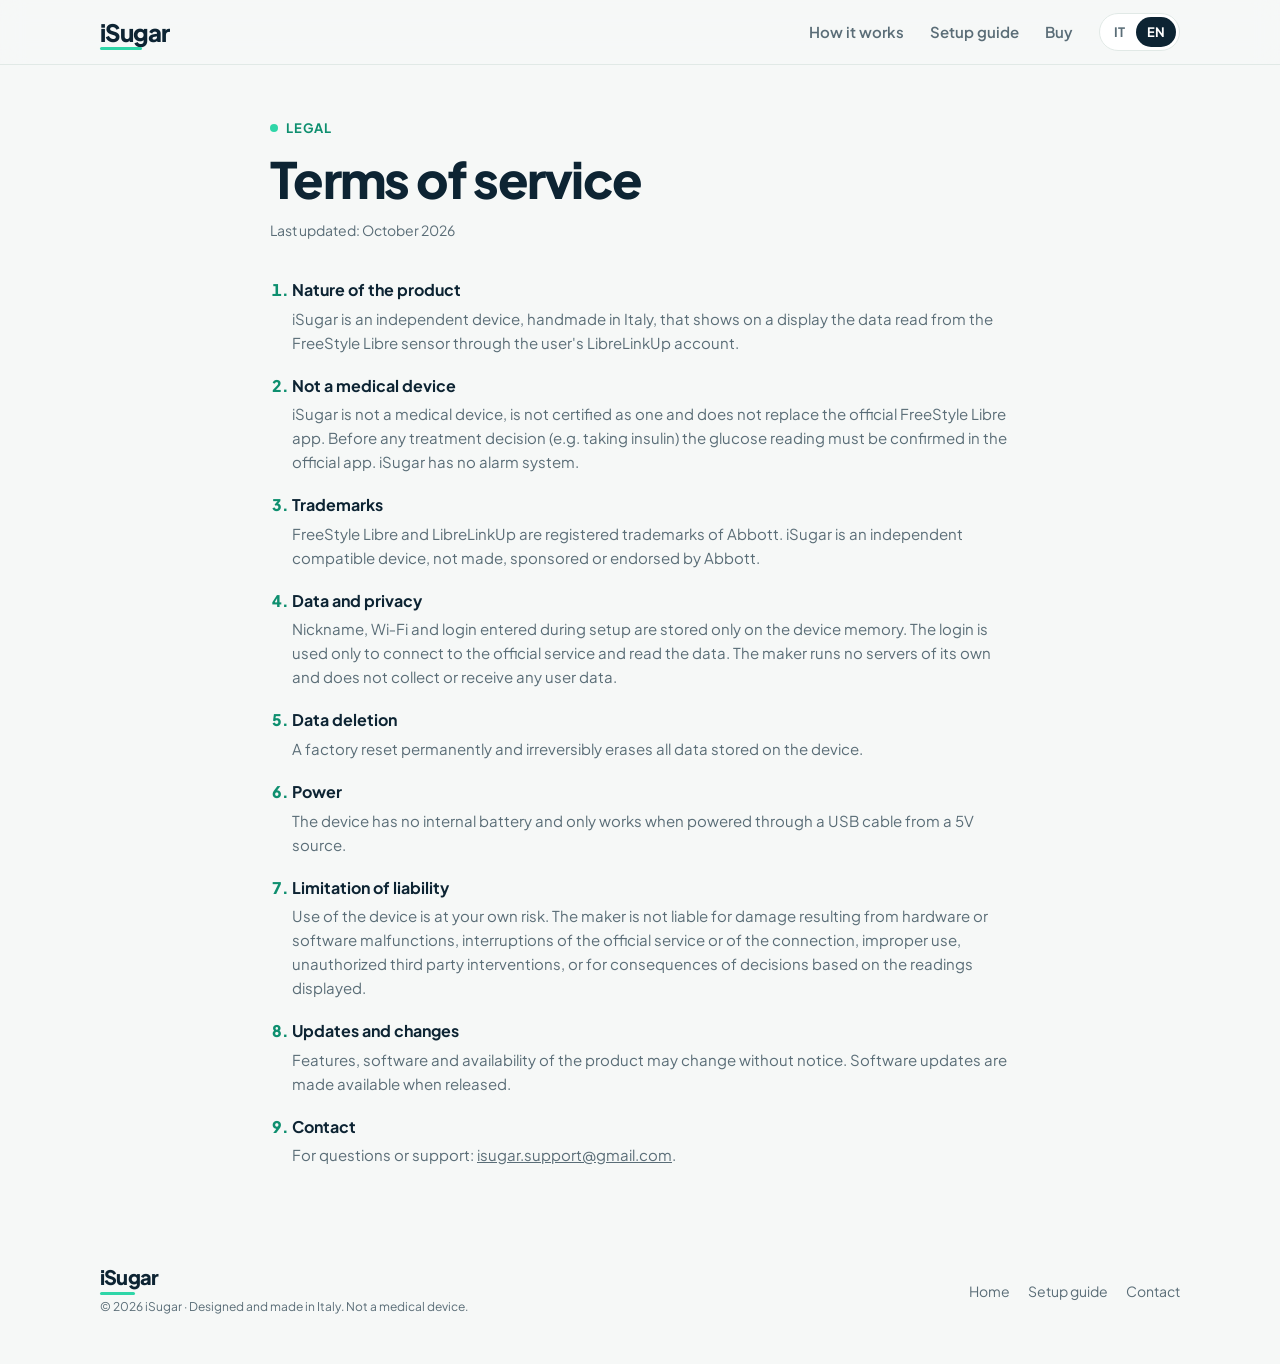
<file: tos.html>
<!DOCTYPE html>
<html lang="it">
<head>
<meta charset="UTF-8">
<meta name="viewport" content="width=device-width, initial-scale=1.0">
<title data-i18n="t_tos">Termini di servizio · iSugar</title>
<meta name="theme-color" content="#0d2433">
<link rel="preconnect" href="https://fonts.googleapis.com">
<link rel="preconnect" href="https://fonts.gstatic.com" crossorigin>
<link href="https://fonts.googleapis.com/css2?family=Plus+Jakarta+Sans:wght@400;500;600;700;800&display=swap" rel="stylesheet">
<link rel="stylesheet" href="style.css">
<link rel="icon" href="data:image/svg+xml,%3Csvg xmlns='http://www.w3.org/2000/svg' viewBox='0 0 64 64'%3E%3Crect width='64' height='64' rx='16' fill='%230d2433'/%3E%3Cpath d='M32 12c-8 11-14 18-14 26a14 14 0 0028 0c0-8-6-15-14-26z' fill='%232fd6a8'/%3E%3C/svg%3E">
</head>
<body>

<header class="nav">
  <div class="wrap">
    <a href="index.html" class="logo">iSugar</a>
    <div class="nav-links">
      <a href="index.html#come-funziona" data-i18n="nav_how">Come funziona</a>
      <a href="istruzioni.html" class="keep" data-i18n="nav_guide">Istruzioni</a>
      <a href="index.html#acquista" data-i18n="nav_buy">Acquista</a>
      <div class="lang"><button data-lang="it">IT</button><button data-lang="en">EN</button></div>
    </div>
  </div>
</header>

<main class="wrap narrow terms" style="padding-bottom:60px">
  <div class="page-hero">
    <span class="eyebrow" data-i18n="tos_eyebrow">Note legali</span>
    <h1 data-i18n="tos_title">Termini di servizio</h1>
    <p class="updated" data-i18n="tos_upd">Ultimo aggiornamento: ottobre 2026</p>
  </div>
  <ol>
    <li><b data-i18n="tos1">Natura del prodotto</b><p data-i18n="tos1d">iSugar è un dispositivo indipendente, realizzato artigianalmente in Italia, che visualizza su un display i dati letti dal sensore FreeStyle Libre tramite l'account LibreLinkUp dell'utente.</p></li>
    <li><b data-i18n="tos2">Non è un dispositivo medico</b><p data-i18n="tos2d">iSugar non è un dispositivo medico né un presidio medico-chirurgico certificato e non sostituisce l'app ufficiale FreeStyle Libre. Prima di qualsiasi decisione terapeutica (es. somministrazione di insulina) è obbligatorio confermare il valore glicemico tramite l'app ufficiale. iSugar non dispone di un sistema di allarmi.</p></li>
    <li><b data-i18n="tos3">Marchi</b><p data-i18n="tos3d">FreeStyle Libre e LibreLinkUp sono marchi registrati di Abbott. iSugar è un dispositivo indipendente compatibile, non prodotto, sponsorizzato né approvato da Abbott.</p></li>
    <li><b data-i18n="tos4">Dati e privacy</b><p data-i18n="tos4d">Nickname, rete Wi‑Fi e credenziali inseriti durante la configurazione restano salvati esclusivamente sulla memoria del dispositivo. Le credenziali sono usate solo per collegarsi al servizio ufficiale e leggere i dati. Il produttore non gestisce server propri e non raccoglie né riceve i dati dell'utente.</p></li>
    <li><b data-i18n="tos5">Cancellazione dei dati</b><p data-i18n="tos5d">Il ripristino di fabbrica cancella in modo permanente e irreversibile tutti i dati salvati sul dispositivo.</p></li>
    <li><b data-i18n="tos6">Alimentazione</b><p data-i18n="tos6d">Il dispositivo non ha batteria interna e funziona solo se alimentato tramite cavo USB da una fonte a 5V.</p></li>
    <li><b data-i18n="tos7">Limitazione di responsabilità</b><p data-i18n="tos7d">L'uso del dispositivo è a proprio rischio. Il produttore non è responsabile per danni derivanti da malfunzionamenti hardware o software, interruzioni del servizio ufficiale o della connessione, uso improprio, interventi di terzi non autorizzati, né per conseguenze di decisioni prese sulla base dei valori visualizzati.</p></li>
    <li><b data-i18n="tos8">Aggiornamenti e modifiche</b><p data-i18n="tos8d">Funzionalità, software e disponibilità del prodotto possono cambiare senza preavviso. Eventuali aggiornamenti software vengono resi disponibili quando rilasciati.</p></li>
    <li><b data-i18n="tos9">Contatti</b><p data-i18n="tos9d">Per domande o assistenza: <a href="mailto:isugar.support@gmail.com">isugar.support@gmail.com</a>.</p></li>
  </ol>
</main>

<footer>
  <div class="wrap">
    <div>
      <a href="index.html" class="logo" style="font-size:20px">iSugar</a>
      <p class="fine" data-i18n="foot">© 2026 iSugar · Progettato e prodotto in Italia. Non è un dispositivo medico.</p>
    </div>
    <nav>
      <a href="index.html" data-i18n="nav_home">Home</a>
      <a href="istruzioni.html" data-i18n="nav_guide">Istruzioni</a>
      <a href="mailto:isugar.support@gmail.com" data-i18n="nav_contact">Contatti</a>
    </nav>
  </div>
</footer>

<script src="site.js"></script>
</body>
</html>
</file>
<file: style.css>
/* iSugar — stile condiviso */
:root{
  --ink:#0d2433;
  --ink-2:#16384b;
  --mint:#2fd6a8;
  --mint-deep:#0e8f6f;
  --mint-soft:#e6f8f2;
  --bg:#f6f8f7;
  --card:#ffffff;
  --line:#e1e9e6;
  --text:#14232d;
  --muted:#5a6d77;
  --warn-bg:#fff7e8;
  --warn-line:#f1cf8a;
  --warn-ink:#7a5200;
  --radius:20px;
  --shadow:0 1px 2px rgba(13,36,51,.05),0 10px 30px -12px rgba(13,36,51,.18);
}
*{box-sizing:border-box;margin:0;padding:0}
html{scroll-behavior:smooth;-webkit-text-size-adjust:100%}
body{background:var(--bg);color:var(--text);font-family:'Plus Jakarta Sans',system-ui,-apple-system,Segoe UI,Roboto,sans-serif;font-size:16px;line-height:1.6;-webkit-font-smoothing:antialiased}
img{display:block;max-width:100%;height:auto}
a{color:inherit}
.wrap{max-width:1120px;margin:0 auto;padding:0 20px}
.narrow{max-width:780px}

/* NAV */
.nav{position:sticky;top:0;z-index:50;background:rgba(246,248,247,.88);backdrop-filter:saturate(1.4) blur(12px);-webkit-backdrop-filter:saturate(1.4) blur(12px);border-bottom:1px solid var(--line)}
.nav .wrap{display:flex;align-items:center;justify-content:space-between;height:64px;gap:16px}
.logo{font-weight:800;font-size:24px;letter-spacing:-.04em;text-decoration:none;color:var(--ink);position:relative;line-height:1}
.logo::after{content:"";position:absolute;left:0;bottom:-6px;width:60%;height:3px;border-radius:2px;background:var(--mint)}
.nav-links{display:flex;align-items:center;gap:26px;font-size:15px;font-weight:600}
.nav-links a{text-decoration:none;color:var(--muted)}
.nav-links a:hover,.nav-links a.active{color:var(--ink)}
.lang{display:flex;border:1px solid var(--line);border-radius:999px;padding:3px;background:#fff}
.lang button{border:0;background:none;font:inherit;font-size:13px;font-weight:700;color:var(--muted);padding:5px 11px;border-radius:999px;cursor:pointer}
.lang button.on{background:var(--ink);color:#fff}
@media(max-width:820px){.nav-links a{display:none}.nav-links a.keep{display:inline}}

/* BUTTONS */
.btn{display:inline-flex;align-items:center;justify-content:center;gap:10px;min-height:52px;padding:0 24px;border-radius:14px;font:inherit;font-weight:700;font-size:16px;text-decoration:none;border:1px solid transparent;cursor:pointer;transition:transform .12s ease,box-shadow .12s ease,background .12s ease}
.btn:active{transform:translateY(1px)}
.btn-primary{background:var(--ink);color:#fff;box-shadow:0 8px 20px -10px rgba(13,36,51,.6)}
.btn-primary:hover{background:var(--ink-2)}
.btn-mint{background:var(--mint);color:var(--ink)}
.btn-mint:hover{background:#45e0b6}
.btn-ghost{background:#fff;color:var(--ink);border-color:var(--line)}
.btn-ghost:hover{border-color:#c9d6d2}
.btn svg{width:20px;height:20px;flex:none}

/* TYPE */
.eyebrow{display:inline-flex;align-items:center;gap:8px;font-size:13px;font-weight:700;letter-spacing:.06em;text-transform:uppercase;color:var(--mint-deep)}
.eyebrow::before{content:"";width:8px;height:8px;border-radius:50%;background:var(--mint)}
h1{font-size:clamp(36px,6.2vw,60px);line-height:1.04;letter-spacing:-.035em;font-weight:800;color:var(--ink)}
h2{font-size:clamp(28px,4.2vw,42px);line-height:1.1;letter-spacing:-.03em;font-weight:800;color:var(--ink)}
h3{font-size:19px;line-height:1.3;letter-spacing:-.01em;font-weight:700;color:var(--ink)}
.lede{font-size:clamp(17px,2vw,20px);color:var(--muted);max-width:34em}
.section{padding:88px 0}
.section-head{max-width:640px;margin-bottom:44px}
.section-head h2{margin:12px 0 14px}
.section-head p{color:var(--muted);font-size:17px}
@media(max-width:640px){.section{padding:60px 0}.section-head{margin-bottom:30px}}

/* HERO */
.hero{padding:56px 0 72px}
.hero-grid{display:grid;grid-template-columns:1.02fr 1fr;gap:56px;align-items:center}
.hero h1{margin:18px 0 20px}
.hero .lede{margin-bottom:30px}
.cta-row{display:flex;flex-wrap:wrap;gap:12px}
.hero-media{position:relative}
.hero-media img{border-radius:28px;box-shadow:var(--shadow);aspect-ratio:687/482;object-fit:cover;width:100%}
.float-chip{position:absolute;left:-18px;bottom:26px;background:#fff;border-radius:16px;padding:12px 16px;box-shadow:var(--shadow);display:flex;align-items:center;gap:12px;font-size:14px;font-weight:600;color:var(--ink)}
.float-chip .num{font-size:26px;font-weight:800;letter-spacing:-.03em;color:var(--mint-deep);line-height:1}
.float-chip small{display:block;font-weight:500;color:var(--muted);font-size:12px}
@media(max-width:900px){.hero-grid{grid-template-columns:1fr;gap:36px}.hero{padding:32px 0 52px}.float-chip{left:12px;bottom:12px}.cta-row .btn{flex:1 1 220px}}

/* TRUST STRIP */
.trust{border-top:1px solid var(--line);border-bottom:1px solid var(--line);background:#fff}
.trust .wrap{display:grid;grid-template-columns:repeat(4,1fr);gap:0}
.trust-item{display:flex;align-items:center;gap:12px;padding:22px 18px;font-size:14px;font-weight:600;color:var(--ink);line-height:1.35}
.trust-item+.trust-item{border-left:1px solid var(--line)}
.trust-item small{display:block;font-weight:500;color:var(--muted)}
.ico{width:42px;height:42px;border-radius:12px;background:var(--mint-soft);color:var(--mint-deep);display:grid;place-items:center;flex:none}
.ico svg{width:22px;height:22px}
@media(max-width:820px){.trust .wrap{grid-template-columns:1fr 1fr;padding:0}.trust-item{padding:16px 12px;gap:10px;font-size:13px}.trust-item .ico{width:34px;height:34px}.trust-item:nth-child(3){border-left:0}.trust-item:nth-child(n+3){border-top:1px solid var(--line)}}

/* STORY */
.story{display:grid;grid-template-columns:1fr 1fr;gap:56px;align-items:center}
.story img{border-radius:var(--radius);box-shadow:var(--shadow);width:100%}
.story ul{list-style:none;margin-top:26px;display:grid;gap:16px}
.story li{display:flex;gap:14px;align-items:flex-start}
.story li b{display:block;color:var(--ink)}
.story li span{color:var(--muted);font-size:15px}
@media(max-width:900px){.story{grid-template-columns:1fr;gap:32px}}

/* FEATURES */
.features{display:grid;grid-template-columns:repeat(12,1fr);gap:18px}
.feat{background:var(--card);border:1px solid var(--line);border-radius:var(--radius);overflow:hidden;display:flex;flex-direction:column}
.feat img{width:100%;object-fit:cover}
.feat .body{padding:22px 24px 26px}
.feat p{color:var(--muted);font-size:15px;margin-top:6px}
.f-wide{grid-column:span 7}.f-narrow{grid-column:span 5}.f-third{grid-column:span 4}
.f-wide img,.f-narrow img{height:260px}
.f-third img{height:210px}
.feat.dark{background:var(--ink);border-color:var(--ink)}
.feat.dark h3{color:#fff}.feat.dark p{color:#a9c1cc}
@media(max-width:900px){.f-wide,.f-narrow,.f-third{grid-column:span 12}.f-wide img,.f-narrow img,.f-third img{height:auto;aspect-ratio:16/10}}

/* STEPS */
.dark-band{background:var(--ink);color:#d5e4ea}
.dark-band h2,.dark-band h3{color:#fff}
.dark-band .section-head p{color:#a9c1cc}
.dark-band .eyebrow{color:var(--mint)}
.steps-grid{display:grid;grid-template-columns:1fr 1.1fr;gap:56px;align-items:center}
.steps{list-style:none;display:grid;gap:14px;counter-reset:s}
.steps li{display:flex;gap:16px;align-items:flex-start;background:rgba(255,255,255,.05);border:1px solid rgba(255,255,255,.08);border-radius:16px;padding:18px 20px}
.steps li::before{counter-increment:s;content:counter(s);flex:none;width:36px;height:36px;border-radius:50%;background:var(--mint);color:var(--ink);font-weight:800;display:grid;place-items:center}
.steps li p{color:#a9c1cc;font-size:15px;margin-top:2px}
.steps-media{display:grid;grid-template-columns:1fr 1fr;gap:14px}
.steps-media img{border-radius:18px;width:100%;height:100%;object-fit:cover}
.steps-cta{margin-top:26px;display:flex;flex-wrap:wrap;gap:12px}
@media(max-width:900px){.steps-grid{grid-template-columns:1fr;gap:32px}}

/* COLORS */
.colors{background:var(--card);border:1px solid var(--line);border-radius:28px;padding:36px;display:grid;grid-template-columns:1fr 1.4fr;gap:36px;align-items:center}
.swatches{display:flex;flex-wrap:wrap;gap:10px;margin-top:22px}
.sw{display:inline-flex;align-items:center;gap:8px;border:1px solid var(--line);border-radius:999px;padding:7px 14px 7px 8px;font-size:14px;font-weight:600}
.sw i{width:20px;height:20px;border-radius:50%;box-shadow:inset 0 0 0 1px rgba(0,0,0,.08)}
.colors img{border-radius:18px;width:100%}
@media(max-width:900px){.colors{grid-template-columns:1fr;padding:22px;gap:22px}}

/* SPECS */
.specs-grid{display:grid;grid-template-columns:1.2fr 1fr;gap:36px;align-items:start}
.spec{width:100%;border-collapse:collapse;background:var(--card);border:1px solid var(--line);border-radius:var(--radius);overflow:hidden;font-size:15px}
.spec td{padding:14px 20px;border-bottom:1px solid var(--line);vertical-align:top}
.spec tr:last-child td{border-bottom:0}
.spec td:first-child{color:var(--muted);width:38%}
.spec td:last-child{font-weight:600;color:var(--ink)}
.box-card{background:var(--card);border:1px solid var(--line);border-radius:var(--radius);overflow:hidden}
.box-card img{width:100%}
.box-card .body{padding:22px 24px}
.box-card ul{list-style:none;display:grid;gap:10px;margin-top:12px}
.box-card li{display:flex;gap:10px;align-items:center;font-weight:600;font-size:15px}
.box-card li::before{content:"";width:20px;height:20px;border-radius:50%;flex:none;background:var(--mint-soft) url("data:image/svg+xml,%3Csvg xmlns='http://www.w3.org/2000/svg' viewBox='0 0 24 24' fill='none' stroke='%230e8f6f' stroke-width='3' stroke-linecap='round' stroke-linejoin='round'%3E%3Cpath d='M5 12l5 5L20 7'/%3E%3C/svg%3E") center/12px no-repeat}
.power-note{margin-top:18px;background:var(--mint-soft);border-radius:16px;padding:16px 18px;font-size:15px;color:var(--ink)}
@media(max-width:900px){.specs-grid{grid-template-columns:1fr}}

/* WARNING */
.warn{background:var(--warn-bg);border:1px solid var(--warn-line);border-radius:var(--radius);padding:26px 28px}
.warn h3{color:var(--warn-ink);display:flex;align-items:center;gap:10px;margin-bottom:12px}
.warn ul{padding-left:20px;display:grid;gap:8px;font-size:15px}
.warn small{display:block;margin-top:16px;color:#8a7a5a;font-size:13px}

/* BUY */
.buy{display:grid;grid-template-columns:repeat(3,1fr);gap:16px}
.buy-card{background:var(--card);border:1px solid var(--line);border-radius:var(--radius);padding:28px;display:flex;flex-direction:column;gap:10px}
.buy-card p{color:var(--muted);font-size:15px;flex:1}
.buy-card .btn{margin-top:8px;width:100%}
.buy-card.main{background:var(--ink);border-color:var(--ink)}
.buy-card.main h3{color:#fff}.buy-card.main p{color:#a9c1cc}
.buy-card.soon{opacity:.6}
.tag{align-self:flex-start;font-size:12px;font-weight:700;letter-spacing:.04em;text-transform:uppercase;padding:4px 10px;border-radius:999px;background:var(--mint);color:var(--ink)}
.tag.grey{background:var(--line);color:var(--muted)}
@media(max-width:900px){.buy{grid-template-columns:1fr}}

/* FAQ */
.faq{display:grid;gap:10px}
.faq details{background:var(--card);border:1px solid var(--line);border-radius:16px;padding:0 22px}
.faq summary{list-style:none;cursor:pointer;padding:18px 0;font-weight:700;color:var(--ink);display:flex;justify-content:space-between;gap:16px;align-items:center}
.faq summary::-webkit-details-marker{display:none}
.faq summary::after{content:"+";font-size:24px;font-weight:500;color:var(--mint-deep);line-height:1;flex:none}
.faq details[open] summary::after{content:"–"}
.faq details>div{padding:0 0 20px;color:var(--muted);font-size:15px}
.faq details>div p+p{margin-top:8px}
.faq code,.guide code{background:var(--mint-soft);color:var(--ink);padding:2px 7px;border-radius:6px;font-size:.93em;font-family:ui-monospace,SFMono-Regular,Menlo,monospace}

/* SUPPORT + FOOTER */
.support{background:var(--card);border:1px solid var(--line);border-radius:28px;padding:36px;display:flex;justify-content:space-between;align-items:center;gap:24px;flex-wrap:wrap}
.socials{display:flex;gap:10px}
.social{width:46px;height:46px;border-radius:14px;border:1px solid var(--line);display:grid;place-items:center;background:#fff;color:var(--ink)}
.social:hover{border-color:#c9d6d2}
.social svg{width:20px;height:20px}
footer{padding:40px 0 120px;color:var(--muted);font-size:14px}
footer .wrap{display:flex;justify-content:space-between;gap:16px;flex-wrap:wrap;align-items:center}
footer nav{display:flex;gap:18px;flex-wrap:wrap}
footer a{text-decoration:none}footer a:hover{color:var(--ink)}
.fine{font-size:12px;margin-top:6px;max-width:560px}
@media(min-width:821px){footer{padding-bottom:48px}}

/* MOBILE STICKY CTA */
.sticky-cta{position:fixed;left:0;right:0;bottom:0;z-index:60;display:none;gap:10px;padding:12px 16px calc(12px + env(safe-area-inset-bottom));background:rgba(255,255,255,.94);backdrop-filter:blur(12px);-webkit-backdrop-filter:blur(12px);border-top:1px solid var(--line)}
.sticky-cta .btn{flex:1;min-height:48px;font-size:15px;padding:0 14px}
@media(max-width:820px){.sticky-cta{display:flex}}

/* GUIDE PAGE */
.page-hero{padding:48px 0 36px}
.page-hero h1{font-size:clamp(32px,5vw,50px);margin:14px 0 14px}
.toc{display:flex;flex-wrap:wrap;gap:8px;margin-top:24px}
.toc a{text-decoration:none;font-size:14px;font-weight:600;padding:8px 14px;border-radius:999px;background:#fff;border:1px solid var(--line);color:var(--ink)}
.toc a:hover{border-color:#c9d6d2}
.guide h2{font-size:clamp(24px,3.4vw,32px);margin:0 0 18px;scroll-margin-top:84px}
.guide section{padding:40px 0;border-top:1px solid var(--line)}
.checklist{display:grid;grid-template-columns:1fr 1fr;gap:14px}
.check{background:var(--card);border:1px solid var(--line);border-radius:16px;padding:18px 20px;display:flex;gap:14px}
.check p{color:var(--muted);font-size:15px;margin-top:2px}
@media(max-width:700px){.checklist{grid-template-columns:1fr}}
.substeps{counter-reset:ss;list-style:none;display:grid;gap:10px;margin-top:6px}
.substeps li{position:relative;padding-left:40px;color:var(--text)}
.substeps li::before{counter-increment:ss;content:counter(ss);position:absolute;left:0;top:1px;width:26px;height:26px;border-radius:8px;background:var(--mint-soft);color:var(--mint-deep);font-weight:800;font-size:14px;display:grid;place-items:center}
.callout{margin-top:18px;border-radius:14px;padding:14px 18px;font-size:15px;background:var(--mint-soft);color:var(--ink)}
.callout.warn-c{background:var(--warn-bg);color:var(--warn-ink);border:1px solid var(--warn-line)}
.gstep{display:grid;grid-template-columns:56px 1fr;gap:18px;padding:26px 0;border-bottom:1px dashed var(--line)}
.gstep:last-child{border-bottom:0}
.gnum{width:56px;height:56px;border-radius:16px;background:var(--ink);color:var(--mint);font-size:22px;font-weight:800;display:grid;place-items:center}
.gstep h3{font-size:20px;margin:4px 0 8px}
.gstep p{color:var(--muted)}
.gstep .media{margin-top:16px;max-width:360px}
.gstep .media img{border-radius:16px;box-shadow:var(--shadow)}
.screen-mock{margin-top:14px;background:#0b1c27;color:#d9e8ee;border-radius:14px;padding:16px 18px;font-size:14px;max-width:420px;border:6px solid #a9e2cc}
.screen-mock b{color:#fff}
.screen-mock .f{display:flex;justify-content:space-between;border-top:1px solid rgba(255,255,255,.1);padding-top:8px;margin-top:8px;font-family:ui-monospace,Menlo,monospace;font-size:13px}
@media(max-width:560px){.gstep{grid-template-columns:44px 1fr;gap:14px}.gnum{width:44px;height:44px;font-size:18px;border-radius:12px}}
.print-btn{margin-top:22px}

/* TOS */
.terms ol{padding-left:22px;display:grid;gap:18px}
.terms li::marker{font-weight:800;color:var(--mint-deep)}
.terms li b{display:block;color:var(--ink);margin-bottom:4px}
.terms li p{color:var(--muted);font-size:15px}
.updated{color:var(--muted);font-size:14px;margin-top:6px}

@media print{
  .nav,.sticky-cta,footer,.print-btn,.toc,.lang{display:none!important}
  body{background:#fff}
  .guide section{padding:18px 0;break-inside:avoid-page}
  .gstep{break-inside:avoid}
  .screen-mock{border-color:#ccc}
}
</file>
